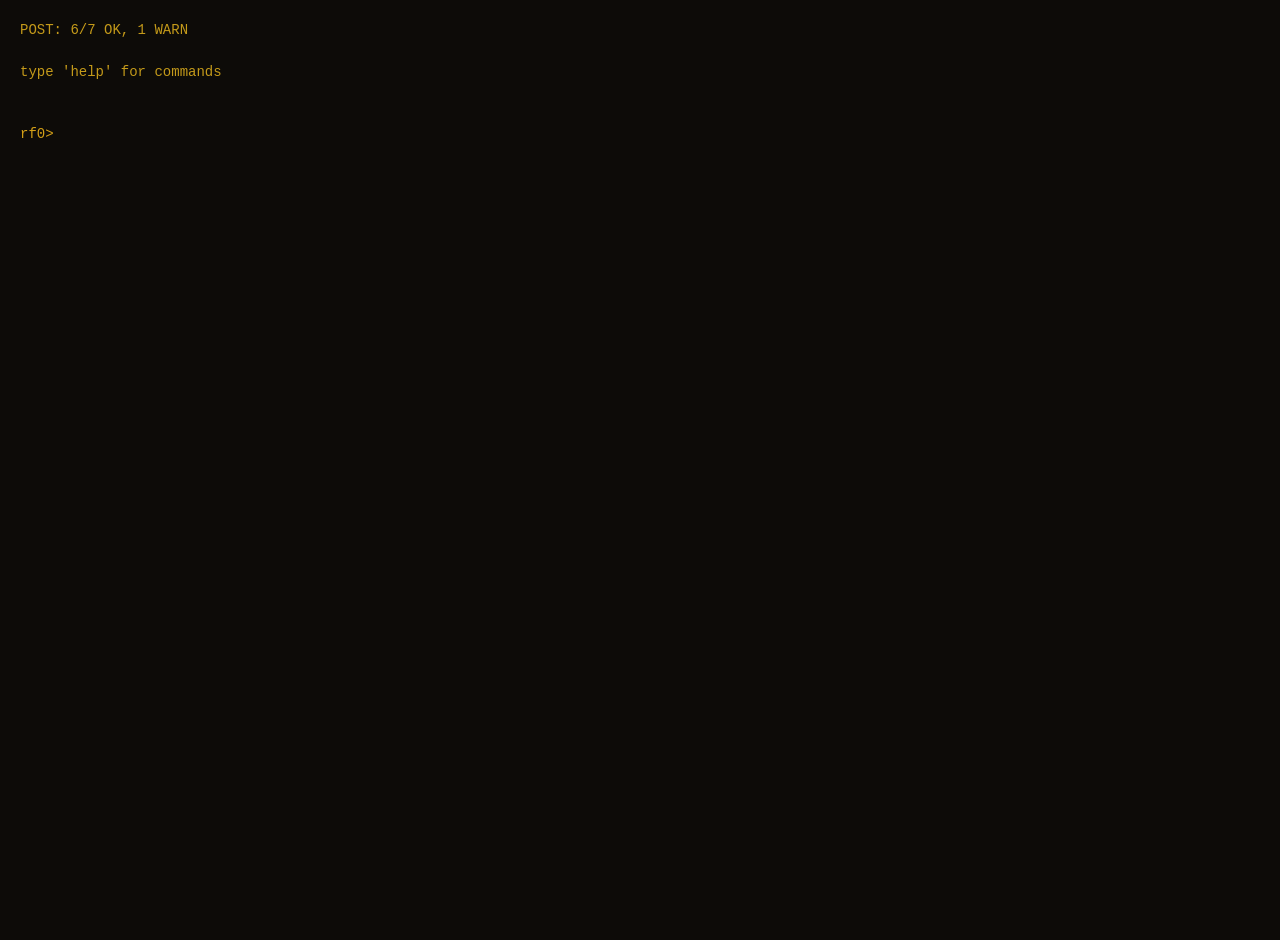
<file: index.html>
<!DOCTYPE html>
<html lang="en">
<head>
    <meta charset="UTF-8">
    <meta name="viewport" content="width=device-width, initial-scale=1.0, maximum-scale=1.0, user-scalable=no">
    <meta name="description" content="GregOS 2.0-dev — kernel 0.9.847-greg — audit: 3 anomalies flagged, no resolution on file">
    <title>GregOS</title>
    <!-- curl gregoryalan.com/status -->

    <!-- OpenGraph -->
    <meta property="og:title" content="GregOS 2.0-dev">
    <meta property="og:description" content="GregOS 2.0-dev — kernel 0.9.847-greg — audit: 3 anomalies flagged, no resolution on file">
    <meta property="og:type" content="website">
    <meta property="og:url" content="https://gregoryalan.com">
    <meta property="og:site_name" content="GregOS">

    <!-- Twitter Card -->
    <meta name="twitter:card" content="summary">
    <meta name="twitter:title" content="GregOS 2.0-dev">
    <meta name="twitter:description" content="GregOS 2.0-dev — kernel 0.9.847-greg — audit: 3 anomalies flagged, no resolution on file">

    <!-- Structured Data -->
    <script type="application/ld+json">
    {
        "@context": "https://schema.org",
        "@type": "SoftwareApplication",
        "name": "GregOS",
        "applicationCategory": "OperatingSystem",
        "operatingSystem": "GregOS 2.0-dev",
        "softwareVersion": "0.9.847-greg",
        "author": {
            "@type": "Organization",
            "name": "Gregory Alan Computing, Inc.",
            "foundingDate": "1987"
        },
        "description": "Unix-derivative operating system. Kernel 0.9.847-greg. Online since 2025-10-15. System audit flagged 3 anomalies — no resolution on file.",
        "url": "https://gregoryalan.com"
    }
    </script>

    <link rel="alternate" type="text/plain" href="https://gregoryalan.com/llms.txt" title="System Analysis">
    <link rel="alternate" type="application/json" href="https://gregoryalan.com/status.json" title="System Status">
    <link rel="stylesheet" href="styles.css">
</head>
<body>
<noscript>
<article>
    <h1>GregOS 2.0-dev</h1>
    <p>Kernel 0.9.847-greg | Hostname: gregoryalan.com | Uptime: since 2025-10-15</p>
    <p>audit: 3 anomalies flagged — no resolution on file</p>
    <ul>
        <li>rf0: rx buffer not consumed since boot</li>
        <li>PID 0: fork() from swapper — illegal in user context</li>
        <li>gregd: 4 daemons active, no change request on file</li>
    </ul>
    <h2>Filesystem</h2>
    <ul>
        <li><a href="https://gregoryalan.com/var/log/">/var/log/</a> — System logs</li>
        <li><a href="https://gregoryalan.com/proc/">/proc/</a> — Process and kernel state</li>
        <li><a href="https://gregoryalan.com/dev/rf0">/dev/rf0</a> — Device status</li>
        <li><a href="https://gregoryalan.com/etc/">/etc/</a> — System configuration</li>
        <li><a href="https://gregoryalan.com/home/">/home/</a> — User directories</li>
        <li><a href="https://gregoryalan.com/rom/">/rom/</a> — ROM firmware</li>
    </ul>
    <p><a href="https://gregoryalan.com/llms.txt">System analysis</a> |
       <a href="https://gregoryalan.com/status">Status</a></p>
    <p>Interactive terminal requires JavaScript.</p>
</article>
</noscript>
<div id="boot-screen"></div>
<div class="terminal" id="terminal" style="display: none">
    <div id="motd"></div>

    <div id="output"></div>

    <div class="input-line">
        <span class="prompt" id="prompt">guest@gregoryalan.com:~$</span>
        <textarea id="input" autocomplete="off" autofocus spellcheck="false" rows="1"></textarea>
    </div>
</div>

<script src="js/glitch.js"></script>
<script src="js/events.js"></script>
<script src="js/argparse.js"></script>
<script src="js/kernel.js"></script>
<script src="js/shell.js"></script>
<script src="js/manifest-loader.js"></script>
<script src="js/terminal.js"></script>
<script src="js/ambient.js"></script>
<script src="js/cmd/core.js"></script>
<script src="js/cmd/unix.js"></script>
<script src="js/cmd/bin-tools.js"></script>
<script src="js/cmd/v2.js"></script>
<script src="drivers/the-signal.js"></script>
<script src="drivers/greg-corp.js"></script>
<script src="content/computed-seeds.js"></script>
<script src="js/versions.js"></script>
<script>
// Boot init — prefetch manifests, apply version, render MOTD, then boot or restore
(async function boot() {
    // Pre-fetch all content manifests in parallel
    await ManifestLoader.prefetch(MANIFEST_URLS);

    const currentVersion = Kernel.driver.getVersion();
    applyVersion(currentVersion);
    renderMOTD();
    Terminal.updatePrompt();
    Terminal.init();

    for (const drv of Object.values(Kernel.driver._registry)) {
        if (drv.restore) drv.restore(Kernel.driver);
    }
    Ambient.start();

    Terminal.el.input.disabled = true;

    if (Kernel.session.get('bootDone')) {
        Terminal.el.bootScreen.style.display = 'none';
        Terminal.el.terminal.style.display = '';
        Terminal.el.input.disabled = false;
        Terminal.el.input.focus();
    } else {
        Terminal.runBootSequence().then(() => {
            Terminal.el.input.disabled = false;
            Terminal.el.input.focus();
        });
    }
})();
</script>
</body>
</html>
</file>
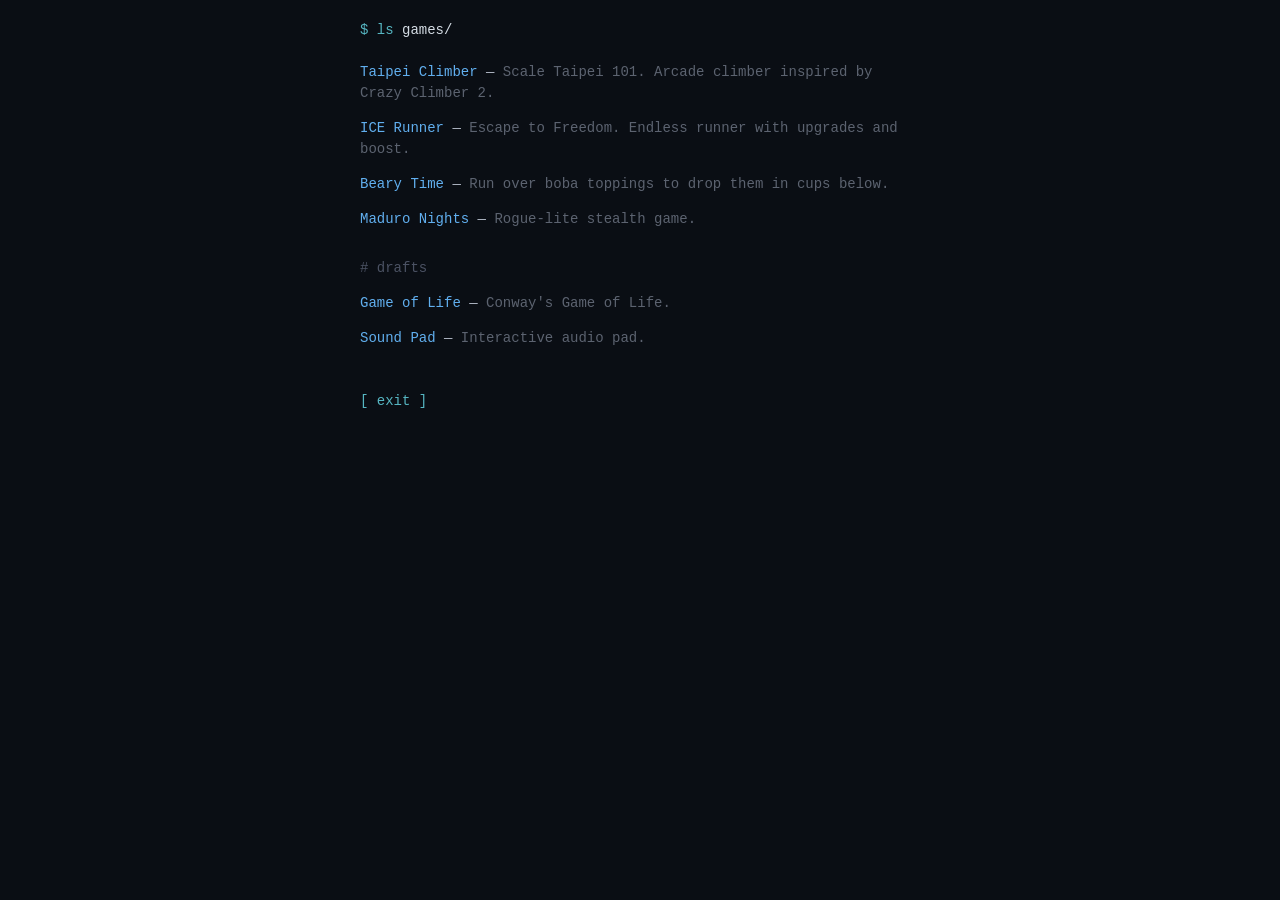
<file: games/index.html>
<!DOCTYPE html>
<html lang="en">
<head>
  <meta charset="UTF-8">
  <meta name="viewport" content="width=device-width, initial-scale=1.0">
  <title>Games — GregoryAlan.com</title>
  <style>
    * { margin: 0; padding: 0; box-sizing: border-box; }
    body { background: #0a0e14; color: #abb2bf; font-family: 'Courier New', monospace; padding: 20px; max-width: 600px; margin: 0 auto; font-size: 14px; line-height: 1.5; }
    h1 { color: #d4dce4; font-size: 14px; font-weight: normal; margin-bottom: 1.5em; }
    h1::before { content: "$ ls "; color: #56b6c2; }
    h2 { color: #4b5263; font-size: 14px; font-weight: normal; margin: 2em 0 1em; }
    h2::before { content: "# "; }
    ul { list-style: none; }
    li { margin-bottom: 1em; }
    a { color: #61afef; text-decoration: none; }
    a:hover { color: #d4dce4; }
    .desc { color: #5c6370; }
  </style>
</head>
<body>
  <h1>games/</h1>
  <ul>
    <li><a href="taipei-climber.html">Taipei Climber</a> — <span class="desc">Scale Taipei 101. Arcade climber inspired by Crazy Climber 2.</span></li>
    <li><a href="ice-runner.html">ICE Runner</a> — <span class="desc">Escape to Freedom. Endless runner with upgrades and boost.</span></li>
    <li><a href="beary-time.html">Beary Time</a> — <span class="desc">Run over boba toppings to drop them in cups below.</span></li>
    <li><a href="maduro-nights.html">Maduro Nights</a> — <span class="desc">Rogue-lite stealth game.</span></li>
  </ul>
  <h2>drafts</h2>
  <ul>
    <li><a href="/drafts/game-of-life.html">Game of Life</a> — <span class="desc">Conway's Game of Life.</span></li>
    <li><a href="/drafts/sound-pad.html">Sound Pad</a> — <span class="desc">Interactive audio pad.</span></li>
  </ul>
  <p style="margin-top:3em;"><a href="/" style="color:#56b6c2;">[ exit ]</a></p>
</body>
</html>
</file>
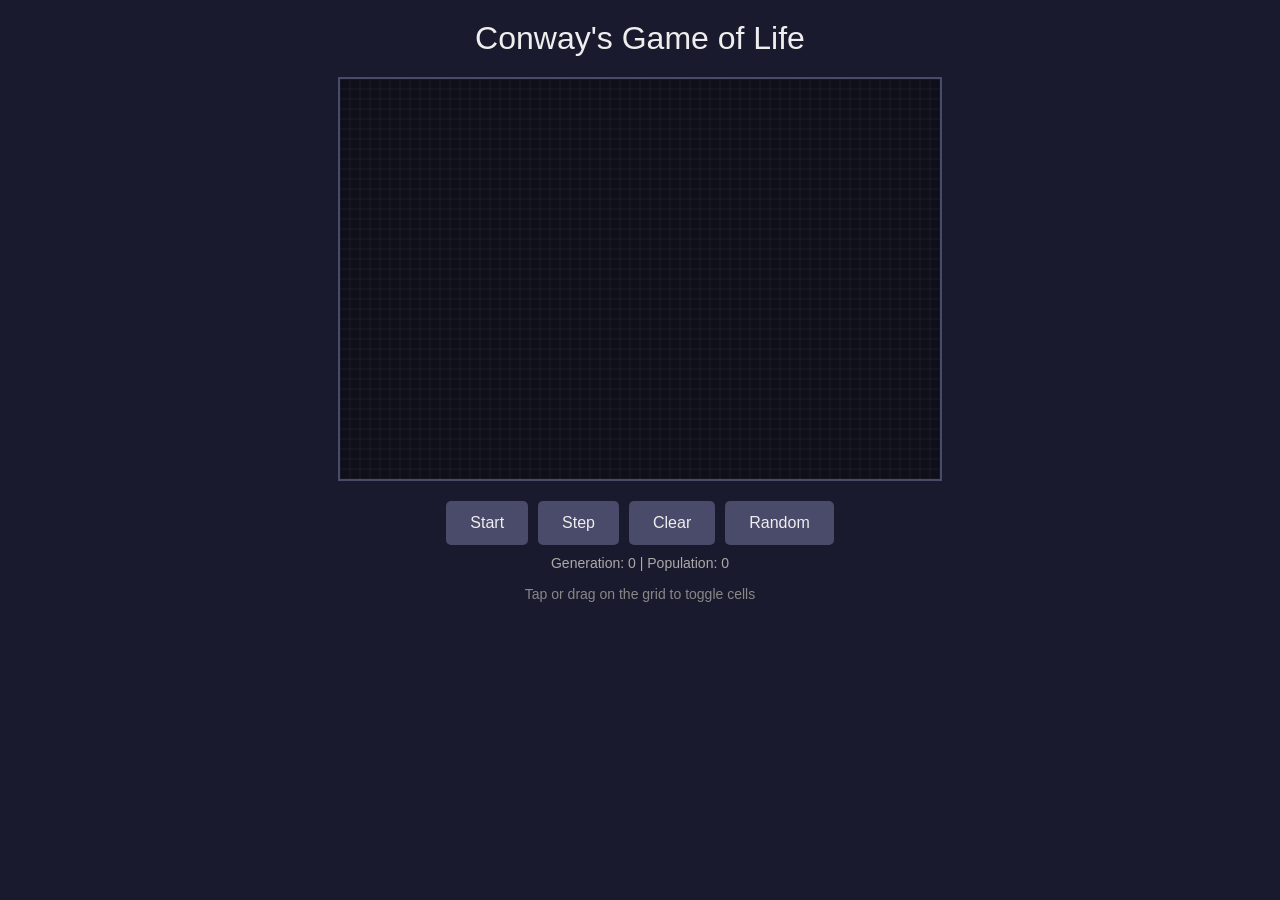
<file: drafts/game-of-life.html>
<!DOCTYPE html>
<html lang="en">
<head>
  <meta charset="UTF-8">
  <meta name="viewport" content="width=device-width, initial-scale=1.0, user-scalable=no">
  <title>Game of Life</title>
  <style>
    * {
      margin: 0;
      padding: 0;
      box-sizing: border-box;
    }

    body {
      font-family: -apple-system, BlinkMacSystemFont, 'Segoe UI', Roboto, sans-serif;
      background: #1a1a2e;
      color: #eee;
      min-height: 100vh;
      display: flex;
      flex-direction: column;
      align-items: center;
      padding: 20px;
    }

    h1 {
      margin-bottom: 20px;
      font-weight: 300;
    }

    #canvas {
      border: 2px solid #4a4a6a;
      cursor: crosshair;
      background: #0f0f1a;
      max-width: 100%;
      touch-action: none;
    }

    .controls {
      margin-top: 20px;
      display: flex;
      gap: 10px;
      flex-wrap: wrap;
      justify-content: center;
    }

    button {
      padding: 12px 24px;
      font-size: 16px;
      min-height: 44px;
      border: none;
      border-radius: 5px;
      cursor: pointer;
      background: #4a4a6a;
      color: #eee;
      transition: background 0.2s;
    }

    button:hover {
      background: #6a6a8a;
    }

    button.active {
      background: #e94560;
    }

    .info {
      margin-top: 15px;
      font-size: 14px;
      color: #888;
    }

    .stats {
      margin-top: 10px;
      font-size: 14px;
      color: #aaa;
    }
  </style>
</head>
<body>
  <h1>Conway's Game of Life</h1>
  <canvas id="canvas"></canvas>
  <div class="controls">
    <button id="startStop">Start</button>
    <button id="step">Step</button>
    <button id="clear">Clear</button>
    <button id="random">Random</button>
  </div>
  <div class="stats">
    Generation: <span id="generation">0</span> |
    Population: <span id="population">0</span>
  </div>
  <div class="info">Tap or drag on the grid to toggle cells</div>

  <script>
    const canvas = document.getElementById('canvas');
    const ctx = canvas.getContext('2d');

    // Configuration - responsive sizing
    const MAX_WIDTH = 600;
    const TARGET_COLS = 60;
    const CELL_SIZE = Math.max(8, Math.floor(Math.min(window.innerWidth - 44, MAX_WIDTH) / TARGET_COLS));
    const COLS = Math.floor(Math.min(window.innerWidth - 44, MAX_WIDTH) / CELL_SIZE);
    const ROWS = Math.floor(COLS * 0.67);
    const ALIVE_COLOR = '#e94560';
    const DEAD_COLOR = '#0f0f1a';
    const GRID_COLOR = '#2a2a3a';

    // State
    let grid = createGrid();
    let running = false;
    let generation = 0;
    let animationId = null;
    let lastUpdate = 0;
    const UPDATE_INTERVAL = 100; // ms between generations

    // Set canvas size
    canvas.width = COLS * CELL_SIZE;
    canvas.height = ROWS * CELL_SIZE;

    // Create empty grid
    function createGrid() {
      return Array(ROWS).fill(null).map(() => Array(COLS).fill(false));
    }

    // Count live neighbors (with wrapping)
    function countNeighbors(grid, row, col) {
      let count = 0;
      for (let dr = -1; dr <= 1; dr++) {
        for (let dc = -1; dc <= 1; dc++) {
          if (dr === 0 && dc === 0) continue;
          const r = (row + dr + ROWS) % ROWS;
          const c = (col + dc + COLS) % COLS;
          if (grid[r][c]) count++;
        }
      }
      return count;
    }

    // Compute next generation
    function nextGeneration() {
      const newGrid = createGrid();
      for (let row = 0; row < ROWS; row++) {
        for (let col = 0; col < COLS; col++) {
          const neighbors = countNeighbors(grid, row, col);
          const alive = grid[row][col];
          // Rules: survive with 2-3 neighbors, born with exactly 3
          newGrid[row][col] = alive
            ? (neighbors === 2 || neighbors === 3)
            : (neighbors === 3);
        }
      }
      grid = newGrid;
      generation++;
      updateStats();
    }

    // Draw the grid
    function draw() {
      ctx.fillStyle = DEAD_COLOR;
      ctx.fillRect(0, 0, canvas.width, canvas.height);

      // Draw grid lines
      ctx.strokeStyle = GRID_COLOR;
      ctx.lineWidth = 0.5;
      for (let x = 0; x <= canvas.width; x += CELL_SIZE) {
        ctx.beginPath();
        ctx.moveTo(x, 0);
        ctx.lineTo(x, canvas.height);
        ctx.stroke();
      }
      for (let y = 0; y <= canvas.height; y += CELL_SIZE) {
        ctx.beginPath();
        ctx.moveTo(0, y);
        ctx.lineTo(canvas.width, y);
        ctx.stroke();
      }

      // Draw live cells
      ctx.fillStyle = ALIVE_COLOR;
      for (let row = 0; row < ROWS; row++) {
        for (let col = 0; col < COLS; col++) {
          if (grid[row][col]) {
            ctx.fillRect(
              col * CELL_SIZE + 1,
              row * CELL_SIZE + 1,
              CELL_SIZE - 2,
              CELL_SIZE - 2
            );
          }
        }
      }
    }

    // Animation loop
    function animate(timestamp) {
      if (running) {
        if (timestamp - lastUpdate >= UPDATE_INTERVAL) {
          nextGeneration();
          draw();
          lastUpdate = timestamp;
        }
        animationId = requestAnimationFrame(animate);
      }
    }

    // Update statistics display
    function updateStats() {
      document.getElementById('generation').textContent = generation;
      const population = grid.flat().filter(cell => cell).length;
      document.getElementById('population').textContent = population;
    }

    // Toggle cell at position
    function toggleCell(x, y) {
      const col = Math.floor(x / CELL_SIZE);
      const row = Math.floor(y / CELL_SIZE);
      if (row >= 0 && row < ROWS && col >= 0 && col < COLS) {
        grid[row][col] = !grid[row][col];
        draw();
        updateStats();
      }
    }

    // Set cell alive at position (for dragging)
    function setCell(x, y, alive) {
      const col = Math.floor(x / CELL_SIZE);
      const row = Math.floor(y / CELL_SIZE);
      if (row >= 0 && row < ROWS && col >= 0 && col < COLS) {
        grid[row][col] = alive;
        draw();
        updateStats();
      }
    }

    // Mouse handling
    let isDrawing = false;
    let drawMode = true; // true = draw alive, false = erase

    canvas.addEventListener('mousedown', (e) => {
      const rect = canvas.getBoundingClientRect();
      const x = e.clientX - rect.left;
      const y = e.clientY - rect.top;
      const col = Math.floor(x / CELL_SIZE);
      const row = Math.floor(y / CELL_SIZE);

      isDrawing = true;
      drawMode = !grid[row][col]; // If cell is dead, draw; if alive, erase
      setCell(x, y, drawMode);
    });

    canvas.addEventListener('mousemove', (e) => {
      if (!isDrawing) return;
      const rect = canvas.getBoundingClientRect();
      const x = e.clientX - rect.left;
      const y = e.clientY - rect.top;
      setCell(x, y, drawMode);
    });

    canvas.addEventListener('mouseup', () => {
      isDrawing = false;
    });

    canvas.addEventListener('mouseleave', () => {
      isDrawing = false;
    });

    // Touch handling for mobile
    canvas.addEventListener('touchstart', (e) => {
      e.preventDefault();
      const touch = e.touches[0];
      const rect = canvas.getBoundingClientRect();
      const scaleX = canvas.width / rect.width;
      const scaleY = canvas.height / rect.height;
      const x = (touch.clientX - rect.left) * scaleX;
      const y = (touch.clientY - rect.top) * scaleY;
      const col = Math.floor(x / CELL_SIZE);
      const row = Math.floor(y / CELL_SIZE);
      isDrawing = true;
      drawMode = !grid[row]?.[col];
      setCell(x, y, drawMode);
    }, {passive: false});

    canvas.addEventListener('touchmove', (e) => {
      e.preventDefault();
      if (!isDrawing) return;
      const touch = e.touches[0];
      const rect = canvas.getBoundingClientRect();
      const scaleX = canvas.width / rect.width;
      const scaleY = canvas.height / rect.height;
      const x = (touch.clientX - rect.left) * scaleX;
      const y = (touch.clientY - rect.top) * scaleY;
      setCell(x, y, drawMode);
    }, {passive: false});

    canvas.addEventListener('touchend', () => {
      isDrawing = false;
    });

    // Button handlers
    document.getElementById('startStop').addEventListener('click', function() {
      running = !running;
      this.textContent = running ? 'Pause' : 'Start';
      this.classList.toggle('active', running);
      if (running) {
        lastUpdate = performance.now();
        animationId = requestAnimationFrame(animate);
      }
    });

    document.getElementById('step').addEventListener('click', () => {
      if (!running) {
        nextGeneration();
        draw();
      }
    });

    document.getElementById('clear').addEventListener('click', () => {
      grid = createGrid();
      generation = 0;
      draw();
      updateStats();
    });

    document.getElementById('random').addEventListener('click', () => {
      grid = Array(ROWS).fill(null).map(() =>
        Array(COLS).fill(null).map(() => Math.random() < 0.3)
      );
      generation = 0;
      draw();
      updateStats();
    });

    // Initial draw
    draw();
    updateStats();
  </script>
</body>
</html>
</file>
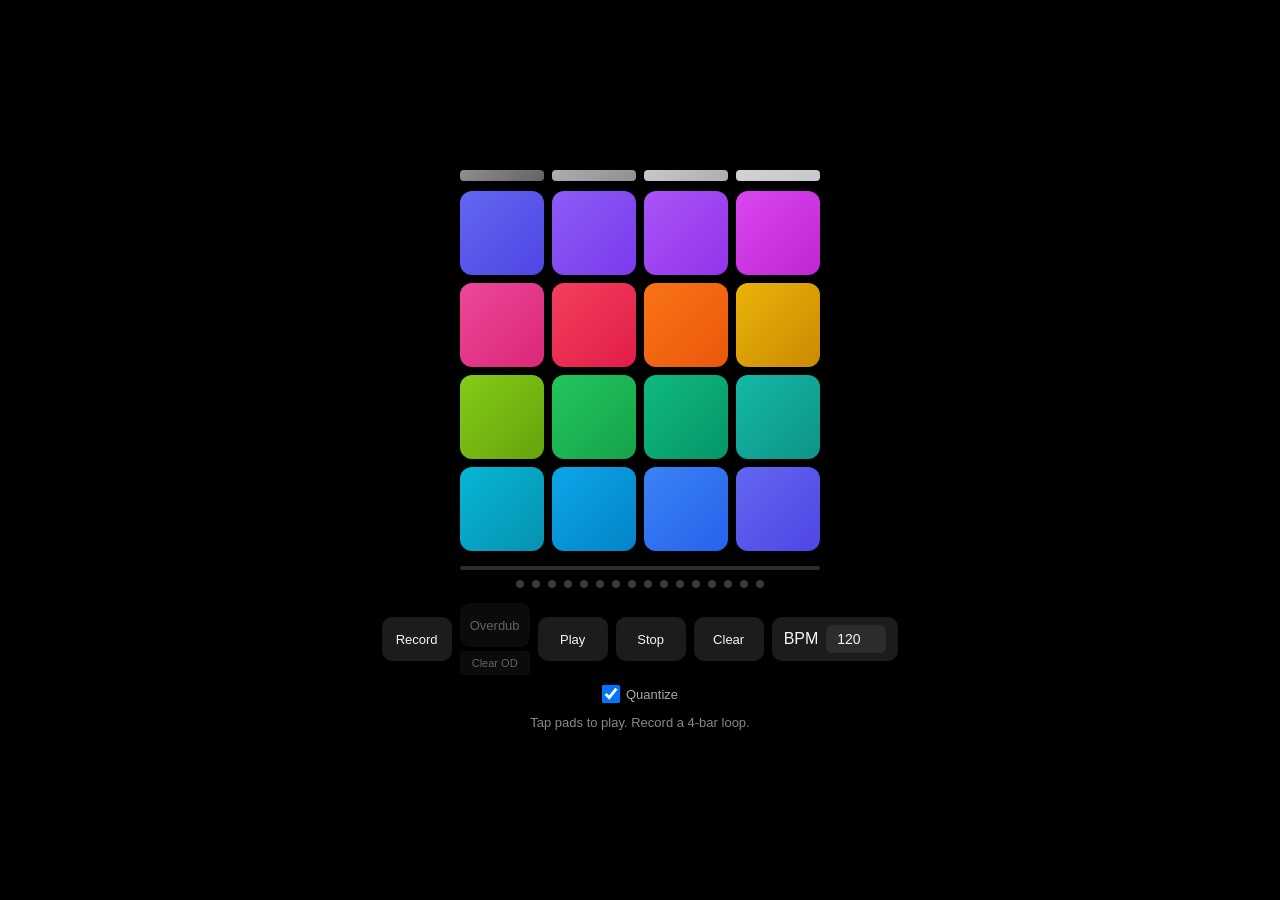
<file: drafts/sound-pad.html>
<!DOCTYPE html>
<html lang="en">
<head>
  <meta charset="UTF-8">
  <meta name="viewport" content="width=device-width, initial-scale=1.0, user-scalable=no">
  <title>Sound Pad</title>
  <style>
    * {
      margin: 0;
      padding: 0;
      box-sizing: border-box;
    }

    body {
      font-family: -apple-system, BlinkMacSystemFont, 'SF Pro Display', 'Segoe UI', Roboto, sans-serif;
      background: #000000;
      color: #f5f5f7;
      min-height: 100vh;
      min-height: 100dvh;
      display: flex;
      flex-direction: column;
      align-items: center;
      justify-content: center;
      padding: 20px;
      overflow: hidden;
    }

    h1 {
      margin-bottom: 15px;
      font-weight: 300;
      font-size: clamp(1.5rem, 5vw, 2rem);
    }

    .grid {
      display: grid;
      grid-template-columns: repeat(4, 1fr);
      gap: 8px;
      width: min(90vw, 70vh, 360px);
      aspect-ratio: 1;
      touch-action: none;
    }

    .pad {
      border-radius: 12px;
      cursor: pointer;
      transition: transform 0.05s, filter 0.05s;
      min-height: 44px;
      position: relative;
      overflow: hidden;
    }

    .pad::after {
      content: '';
      position: absolute;
      inset: 0;
      background: rgba(255,255,255,0);
      transition: background 0.1s;
    }

    .pad.active {
      transform: scale(0.95);
      filter: brightness(1.3);
    }

    .pad.active::after {
      background: rgba(255,255,255,0.2);
    }

    button {
      padding: 10px 0;
      font-size: 13px;
      font-weight: 500;
      height: 44px;
      width: 70px;
      min-height: 44px;
      max-height: 44px;
      min-width: 70px;
      max-width: 70px;
      border: none;
      border-radius: 10px;
      cursor: pointer;
      background: #1c1c1e;
      color: #f5f5f7;
      transition: all 0.2s ease;
      flex-shrink: 0;
      flex-grow: 0;
      box-sizing: border-box;
      -webkit-appearance: none;
      appearance: none;
    }

    button:hover { background: #2c2c2e; }
    button:active { background: #3a3a3c; }
    button.active { background: #0a84ff; color: #fff; }
    button:disabled { opacity: 0.4; cursor: default; }
    button:focus { outline: none; }

    .controls {
      display: flex;
      gap: 8px;
      flex-wrap: wrap;
      justify-content: center;
      align-items: center;
      margin-top: 15px;
    }

    .overdub-group {
      display: flex;
      flex-direction: column;
      gap: 4px;
      align-items: center;
    }

    #clearOd {
      height: 24px;
      min-height: 24px;
      max-height: 24px;
      width: 70px;
      min-width: 70px;
      max-width: 70px;
      padding: 0;
      font-size: 11px;
      border-radius: 4px;
    }

    .drum-row {
      display: flex;
      gap: 8px;
      margin-bottom: 10px;
      width: min(90vw, 70vh, 360px);
      justify-content: center;
    }

    .drum-btn {
      flex: 1;
      height: 11px;
      min-height: 11px;
      max-height: 11px;
      width: auto;
      min-width: 0;
      max-width: none;
      padding: 0;
      font-size: 0;
      border-radius: 4px;
      transition: transform 0.05s, filter 0.05s;
    }

    .drum-btn.active {
      transform: scale(0.95);
      filter: brightness(1.3);
    }

    /* Rhythm buttons - warm metallic tones */
    #kick { background: linear-gradient(135deg, #8e8e93, #636366); }
    #hihat { background: linear-gradient(135deg, #aeaeb2, #8e8e93); }
    #snare { background: linear-gradient(135deg, #c7c7cc, #aeaeb2); }
    #crash { background: linear-gradient(135deg, #d1d1d6, #c7c7cc); }

    .bpm-control {
      display: flex;
      align-items: center;
      gap: 8px;
      background: #1c1c1e;
      padding: 8px 12px;
      border-radius: 10px;
    }

    .bpm-control input {
      width: 60px;
      padding: 6px;
      border: none;
      border-radius: 6px;
      background: #2c2c2e;
      color: #f5f5f7;
      font-size: 14px;
      text-align: center;
    }

    .progress-bar {
      width: min(90vw, 70vh, 360px);
      height: 4px;
      background: #2c2c2e;
      border-radius: 2px;
      margin-top: 15px;
      overflow: hidden;
    }

    .progress-fill {
      height: 100%;
      background: linear-gradient(90deg, #0a84ff, #5e5ce6);
      width: 0%;
      transition: width 0.05s linear;
    }

    .beat-dots {
      display: flex;
      gap: 8px;
      margin-top: 10px;
    }

    .beat-dot {
      width: 8px;
      height: 8px;
      border-radius: 50%;
      background: #3a3a3c;
      transition: background 0.15s ease;
    }

    .beat-dot.active {
      background: #0a84ff;
    }

    .info {
      margin-top: 12px;
      font-size: 13px;
      color: #888;
      text-align: center;
    }

    .toggle-row {
      display: flex;
      gap: 15px;
      margin-top: 10px;
    }

    .toggle-row label {
      display: flex;
      align-items: center;
      gap: 6px;
      font-size: 13px;
      color: #aaa;
      cursor: pointer;
    }

    .toggle-row input[type="checkbox"] {
      width: 18px;
      height: 18px;
      cursor: pointer;
    }

    /* Pad colors - modern vibrant scheme */
    .pad:nth-child(1)  { background: linear-gradient(135deg, #6366f1, #4f46e5); }
    .pad:nth-child(2)  { background: linear-gradient(135deg, #8b5cf6, #7c3aed); }
    .pad:nth-child(3)  { background: linear-gradient(135deg, #a855f7, #9333ea); }
    .pad:nth-child(4)  { background: linear-gradient(135deg, #d946ef, #c026d3); }
    .pad:nth-child(5)  { background: linear-gradient(135deg, #ec4899, #db2777); }
    .pad:nth-child(6)  { background: linear-gradient(135deg, #f43f5e, #e11d48); }
    .pad:nth-child(7)  { background: linear-gradient(135deg, #f97316, #ea580c); }
    .pad:nth-child(8)  { background: linear-gradient(135deg, #eab308, #ca8a04); }
    .pad:nth-child(9)  { background: linear-gradient(135deg, #84cc16, #65a30d); }
    .pad:nth-child(10) { background: linear-gradient(135deg, #22c55e, #16a34a); }
    .pad:nth-child(11) { background: linear-gradient(135deg, #10b981, #059669); }
    .pad:nth-child(12) { background: linear-gradient(135deg, #14b8a6, #0d9488); }
    .pad:nth-child(13) { background: linear-gradient(135deg, #06b6d4, #0891b2); }
    .pad:nth-child(14) { background: linear-gradient(135deg, #0ea5e9, #0284c7); }
    .pad:nth-child(15) { background: linear-gradient(135deg, #3b82f6, #2563eb); }
    .pad:nth-child(16) { background: linear-gradient(135deg, #6366f1, #4f46e5); }
  </style>
</head>
<body>
  <div class="drum-row" id="drumRow">
    <button class="drum-btn" id="kick"></button>
    <button class="drum-btn" id="hihat"></button>
    <button class="drum-btn" id="snare"></button>
    <button class="drum-btn" id="crash"></button>
  </div>
  <div class="grid" id="grid"></div>
  <div class="progress-bar"><div class="progress-fill" id="progress"></div></div>
  <div class="beat-dots" id="beats"></div>
  <div class="controls">
    <button id="record">Record</button>
    <div class="overdub-group">
      <button id="overdub">Overdub</button>
      <button id="clearOd">Clear OD</button>
    </div>
    <button id="play">Play</button>
    <button id="stop">Stop</button>
    <button id="clear">Clear</button>
    <div class="bpm-control">
      <span>BPM</span>
      <input type="number" id="bpm" value="120" min="60" max="200">
    </div>
  </div>
  <div class="toggle-row">
    <label><input type="checkbox" id="quantize" checked> Quantize</label>
  </div>
  <div class="info" id="info">Tap pads to play. Record a 4-bar loop.</div>

  <script>
    // Audio
    let audioCtx = null;
    const frequencies = [
      261.63, 293.66, 329.63, 392.00,
      440.00, 523.25, 587.33, 659.25,
      783.99, 880.00, 1046.50, 1174.66,
      1318.51, 1567.98, 1760.00, 2093.00
    ];
    const activeOscillators = new Map();

    function initAudio() {
      if (!audioCtx) audioCtx = new (window.AudioContext || window.webkitAudioContext)();
      if (audioCtx.state === 'suspended') audioCtx.resume();
    }

    function playTone(index, duration = null) {
      initAudio();
      const osc = audioCtx.createOscillator();
      const gain = audioCtx.createGain();
      osc.type = 'sine';
      osc.frequency.value = frequencies[index];

      const now = audioCtx.currentTime;
      const attackTime = 0.01;
      const releaseTime = 0.08;

      gain.gain.setValueAtTime(0, now);
      gain.gain.linearRampToValueAtTime(0.25, now + attackTime);

      if (duration) {
        const releaseStart = now + Math.max(duration - releaseTime, attackTime);
        gain.gain.setValueAtTime(0.25, releaseStart);
        gain.gain.linearRampToValueAtTime(0, releaseStart + releaseTime);
        osc.stop(releaseStart + releaseTime);
      }

      osc.connect(gain);
      gain.connect(audioCtx.destination);
      osc.start();

      if (!duration) activeOscillators.set(index, { osc, gain });
      return { osc, gain };
    }

    function stopTone(index) {
      const active = activeOscillators.get(index);
      if (active) {
        active.gain.gain.linearRampToValueAtTime(0, audioCtx.currentTime + 0.1);
        active.osc.stop(audioCtx.currentTime + 0.1);
        activeOscillators.delete(index);
      }
    }

    // Drum synthesis functions
    function playKick() {
      initAudio();
      const now = audioCtx.currentTime;

      // Kick uses a sine wave with rapid pitch drop
      const osc = audioCtx.createOscillator();
      const gain = audioCtx.createGain();
      osc.type = 'sine';
      osc.frequency.setValueAtTime(150, now);
      osc.frequency.exponentialRampToValueAtTime(40, now + 0.1);

      gain.gain.setValueAtTime(1, now);
      gain.gain.exponentialRampToValueAtTime(0.01, now + 0.3);

      osc.connect(gain);
      gain.connect(audioCtx.destination);
      osc.start(now);
      osc.stop(now + 0.3);
    }

    function playHihat() {
      initAudio();
      const now = audioCtx.currentTime;

      // Hi-hat uses filtered noise (multiple high-freq oscillators)
      const fundamental = 40;
      const ratios = [2, 3, 4.16, 5.43, 6.79, 8.21];

      const gainNode = audioCtx.createGain();
      gainNode.gain.setValueAtTime(0.3, now);
      gainNode.gain.exponentialRampToValueAtTime(0.01, now + 0.08);
      gainNode.connect(audioCtx.destination);

      // Bandpass filter for metallic sound
      const filter = audioCtx.createBiquadFilter();
      filter.type = 'highpass';
      filter.frequency.value = 7000;
      filter.connect(gainNode);

      ratios.forEach(ratio => {
        const osc = audioCtx.createOscillator();
        osc.type = 'square';
        osc.frequency.value = fundamental * ratio;
        osc.connect(filter);
        osc.start(now);
        osc.stop(now + 0.08);
      });
    }

    function playSnare() {
      initAudio();
      const now = audioCtx.currentTime;

      // Snare body (triangle wave with pitch drop)
      const bodyOsc = audioCtx.createOscillator();
      const bodyGain = audioCtx.createGain();
      bodyOsc.type = 'triangle';
      bodyOsc.frequency.setValueAtTime(180, now);
      bodyOsc.frequency.exponentialRampToValueAtTime(80, now + 0.1);
      bodyGain.gain.setValueAtTime(0.7, now);
      bodyGain.gain.exponentialRampToValueAtTime(0.01, now + 0.15);
      bodyOsc.connect(bodyGain);
      bodyGain.connect(audioCtx.destination);
      bodyOsc.start(now);
      bodyOsc.stop(now + 0.15);

      // Snare noise (white noise burst)
      const bufferSize = audioCtx.sampleRate * 0.15;
      const buffer = audioCtx.createBuffer(1, bufferSize, audioCtx.sampleRate);
      const data = buffer.getChannelData(0);
      for (let i = 0; i < bufferSize; i++) {
        data[i] = Math.random() * 2 - 1;
      }

      const noise = audioCtx.createBufferSource();
      noise.buffer = buffer;

      const noiseFilter = audioCtx.createBiquadFilter();
      noiseFilter.type = 'highpass';
      noiseFilter.frequency.value = 1000;

      const noiseGain = audioCtx.createGain();
      noiseGain.gain.setValueAtTime(0.5, now);
      noiseGain.gain.exponentialRampToValueAtTime(0.01, now + 0.15);

      noise.connect(noiseFilter);
      noiseFilter.connect(noiseGain);
      noiseGain.connect(audioCtx.destination);
      noise.start(now);
    }

    function playCrash() {
      initAudio();
      const now = audioCtx.currentTime;

      // Crash cymbal - multiple detuned oscillators with long decay
      const fundamental = 300;
      const ratios = [1, 1.47, 1.89, 2.67, 3.14, 4.15, 5.12];

      const gainNode = audioCtx.createGain();
      gainNode.gain.setValueAtTime(0.4, now);
      gainNode.gain.exponentialRampToValueAtTime(0.01, now + 1.0);
      gainNode.connect(audioCtx.destination);

      const filter = audioCtx.createBiquadFilter();
      filter.type = 'highpass';
      filter.frequency.value = 4000;
      filter.connect(gainNode);

      ratios.forEach(ratio => {
        const osc = audioCtx.createOscillator();
        osc.type = 'square';
        osc.frequency.value = fundamental * ratio;
        osc.connect(filter);
        osc.start(now);
        osc.stop(now + 1.0);
      });
    }

    const drumFunctions = {
      kick: playKick,
      hihat: playHihat,
      snare: playSnare,
      crash: playCrash
    };

    // Grid setup
    const grid = document.getElementById('grid');
    for (let i = 0; i < 16; i++) {
      const pad = document.createElement('div');
      pad.className = 'pad';
      pad.dataset.index = i;
      grid.appendChild(pad);
    }

    // Beat dots (4 bars × 4 beats)
    const beatsContainer = document.getElementById('beats');
    for (let i = 0; i < 16; i++) {
      const dot = document.createElement('div');
      dot.className = 'beat-dot';
      beatsContainer.appendChild(dot);
    }

    // State
    let baseLayer = [];
    let overdubLayer = [];
    let isRecording = false;
    let isOverdubbing = false;
    let isPlaying = false;
    let isCountingIn = false;
    let loopStart = 0;
    let loopLength = 0;
    let playbackTimeouts = [];
    let animationFrame = null;
    let countInTimeouts = [];

    const bpmInput = document.getElementById('bpm');
    const quantizeCheck = document.getElementById('quantize');
    const progressFill = document.getElementById('progress');
    const recordBtn = document.getElementById('record');
    const overdubBtn = document.getElementById('overdub');
    const clearOdBtn = document.getElementById('clearOd');
    const playBtn = document.getElementById('play');
    const stopBtn = document.getElementById('stop');
    const clearBtn = document.getElementById('clear');
    const infoEl = document.getElementById('info');

    // Overdub controls are only available during playback
    overdubBtn.disabled = true;
    clearOdBtn.disabled = true;

    function getTotalHits() {
      return baseLayer.length + overdubLayer.length;
    }

    function updateInfo() {
      if (isCountingIn) {
        infoEl.textContent = 'Count-in...';
      } else if (isRecording) {
        infoEl.textContent = `Recording... (${baseLayer.length} hits)`;
      } else if (isOverdubbing) {
        infoEl.textContent = `Overdubbing... (${overdubLayer.length} new)`;
      } else if (isPlaying) {
        infoEl.textContent = `Playing ${getTotalHits()} hits`;
      } else if (getTotalHits() > 0) {
        infoEl.textContent = `${getTotalHits()} hits recorded. Press Play.`;
      } else {
        infoEl.textContent = 'Tap pads to play. Record a 4-bar loop.';
      }
    }

    function getBPM() { return parseInt(bpmInput.value) || 120; }
    function getLoopDuration() { return (60 / getBPM()) * 16 * 1000; } // 4 bars of 4 beats
    function getBeatDuration() { return (60 / getBPM()) * 1000; }

    function quantizeTime(t) {
      if (!quantizeCheck.checked) return t;
      const beatMs = getBeatDuration() / 4; // 16th note quantization
      return Math.round(t / beatMs) * beatMs;
    }

    // Track start times for recording duration
    const noteStartTimes = new Map();

    function recordNoteStart(index) {
      if (!isRecording && !isOverdubbing) return;
      const t = quantizeTime(Date.now() - loopStart);
      noteStartTimes.set(index, { t: t % getLoopDuration(), raw: Date.now() });
    }

    function recordNoteEnd(index) {
      if (!isRecording && !isOverdubbing) return;
      const startInfo = noteStartTimes.get(index);
      if (!startInfo) return;

      const duration = Math.max(50, Date.now() - startInfo.raw); // Min 50ms
      const note = { t: startInfo.t, pad: index, dur: duration };

      if (isRecording) {
        baseLayer.push(note);
      } else if (isOverdubbing) {
        overdubLayer.push(note);
      }

      noteStartTimes.delete(index);
      updateInfo();
    }

    // Play a click sound for count-in
    function playClick(accent = false) {
      initAudio();
      const osc = audioCtx.createOscillator();
      const gain = audioCtx.createGain();
      osc.type = 'sine';
      osc.frequency.value = accent ? 1000 : 800;
      gain.gain.setValueAtTime(0.3, audioCtx.currentTime);
      gain.gain.exponentialRampToValueAtTime(0.01, audioCtx.currentTime + 0.05);
      osc.connect(gain);
      gain.connect(audioCtx.destination);
      osc.start();
      osc.stop(audioCtx.currentTime + 0.05);
    }

    function startCountIn() {
      isCountingIn = true;
      recordBtn.classList.add('active');
      updateInfo();
      const beatMs = getBeatDuration();

      // Play 4 beats of count-in
      for (let i = 0; i < 4; i++) {
        const timeout = setTimeout(() => {
          playClick(i === 0); // First beat is accented (higher tone)
        }, i * beatMs);
        countInTimeouts.push(timeout);
      }

      // Start actual recording after 4 beats
      const startTimeout = setTimeout(() => {
        isCountingIn = false;
        actuallyStartRecording();
      }, 4 * beatMs);
      countInTimeouts.push(startTimeout);
    }

    function actuallyStartRecording() {
      baseLayer = [];
      overdubLayer = [];
      isRecording = true;
      loopStart = Date.now();
      loopLength = getLoopDuration();
      updateInfo();
      startProgressAnimation();

      // Auto-stop after one loop
      setTimeout(() => {
        if (isRecording) {
          stopRecording();
          startPlayback();
        }
      }, loopLength);
    }

    function stopRecording() {
      // Finalize any notes still being held
      for (const [index, startInfo] of noteStartTimes) {
        const duration = Math.max(50, Date.now() - startInfo.raw);
        baseLayer.push({ t: startInfo.t, pad: index, dur: duration });
      }
      noteStartTimes.clear();

      isRecording = false;
      isCountingIn = false;
      countInTimeouts.forEach(clearTimeout);
      countInTimeouts = [];
      recordBtn.classList.remove('active');
      updateInfo();
    }

    // Overdub function - starts immediately during playback
    function startOverdub() {
      if (baseLayer.length === 0 || !isPlaying) return;
      overdubLayer = []; // Clear previous overdub
      isOverdubbing = true;
      overdubBtn.classList.add('active');
      updateInfo();
      // Playback continues - no separate scheduling needed
    }

    function stopOverdub() {
      // Finalize any notes still being held
      for (const [index, startInfo] of noteStartTimes) {
        const duration = Math.max(50, Date.now() - startInfo.raw);
        overdubLayer.push({ t: startInfo.t, pad: index, dur: duration });
      }
      noteStartTimes.clear();

      isOverdubbing = false;
      overdubBtn.classList.remove('active');
      updateInfo();

      // Re-schedule playback to include new overdub notes
      if (isPlaying) {
        scheduleLoop();
      }
    }

    function startPlayback() {
      if (getTotalHits() === 0) return;
      isPlaying = true;
      playBtn.classList.add('active');
      overdubBtn.disabled = false; // Enable overdub when playing
      clearOdBtn.disabled = false; // Enable clear overdub when playing
      loopStart = Date.now();
      loopLength = getLoopDuration();
      updateInfo();
      scheduleLoop();
      startProgressAnimation();
    }

    function scheduleLoop() {
      // Clear previous timeouts before scheduling new ones
      playbackTimeouts.forEach(clearTimeout);
      playbackTimeouts = [];

      const now = Date.now();
      const loopTime = (now - loopStart) % loopLength;

      // Play both layers
      const allNotes = [...baseLayer, ...overdubLayer];
      allNotes.forEach((note) => {
        let delay = note.t - loopTime;
        if (delay < 0) delay += loopLength;
        const timeout = setTimeout(() => {
          if (isPlaying) {
            if (note.drum) {
              triggerDrum(note.drum);
            } else {
              triggerPad(note.pad, note.dur || 150);
            }
          }
        }, delay);
        playbackTimeouts.push(timeout);
      });

      // Schedule next loop
      const nextLoopDelay = loopLength - loopTime;
      const loopTimeout = setTimeout(() => {
        if (isPlaying) scheduleLoop();
      }, nextLoopDelay);
      playbackTimeouts.push(loopTimeout);
    }

    function stopPlayback() {
      isPlaying = false;
      playBtn.classList.remove('active');
      overdubBtn.disabled = true; // Disable overdub when not playing
      clearOdBtn.disabled = true; // Disable clear overdub when not playing
      playbackTimeouts.forEach(clearTimeout);
      playbackTimeouts = [];
      cancelAnimationFrame(animationFrame);
      progressFill.style.width = '0%';
      document.querySelectorAll('.beat-dot').forEach(d => d.classList.remove('active'));
      updateInfo();
    }

    function stopAll() {
      stopRecording();
      // Stop overdub first but skip rescheduling since we're stopping playback too
      if (isOverdubbing) {
        for (const [index, startInfo] of noteStartTimes) {
          const duration = Math.max(50, Date.now() - startInfo.raw);
          overdubLayer.push({ t: startInfo.t, pad: index, dur: duration });
        }
        noteStartTimes.clear();
        isOverdubbing = false;
        overdubBtn.classList.remove('active');
      }
      stopPlayback();
    }

    function clearRecording() {
      stopAll();
      baseLayer = [];
      overdubLayer = [];
      updateInfo();
    }

    function startProgressAnimation() {
      function animate() {
        if (!isRecording && !isPlaying && !isOverdubbing) return;
        const elapsed = (Date.now() - loopStart) % loopLength;
        const pct = (elapsed / loopLength) * 100;
        progressFill.style.width = pct + '%';

        // Update beat dots
        const beatIndex = Math.floor((elapsed / loopLength) * 16);
        document.querySelectorAll('.beat-dot').forEach((d, i) => {
          d.classList.toggle('active', i === beatIndex);
        });

        animationFrame = requestAnimationFrame(animate);
      }
      animate();
    }

    function triggerPad(index, duration = 150, volume = 0.25) {
      const pad = grid.children[index];
      if (!pad) return;
      pad.classList.add('active');

      // Create a fresh oscillator for playback
      initAudio();
      const osc = audioCtx.createOscillator();
      const gain = audioCtx.createGain();
      osc.type = 'sine';
      osc.frequency.value = frequencies[index];

      const now = audioCtx.currentTime;
      gain.gain.setValueAtTime(volume, now);
      gain.gain.setValueAtTime(volume, now + (duration / 1000) - 0.05);
      gain.gain.linearRampToValueAtTime(0, now + (duration / 1000));

      osc.connect(gain);
      gain.connect(audioCtx.destination);
      osc.start(now);
      osc.stop(now + (duration / 1000));

      setTimeout(() => pad.classList.remove('active'), duration);
    }

    // Drum trigger for playback
    function triggerDrum(drumType) {
      const btn = document.getElementById(drumType);
      if (!btn) return;
      btn.classList.add('active');
      drumFunctions[drumType]();
      setTimeout(() => btn.classList.remove('active'), 100);
    }

    // Record a drum hit (drums are instant, no duration tracking needed)
    function recordDrumHit(drumType) {
      if (!isRecording && !isOverdubbing) return;
      const t = quantizeTime(Date.now() - loopStart) % getLoopDuration();
      const note = { t, drum: drumType };

      if (isRecording) {
        baseLayer.push(note);
      } else if (isOverdubbing) {
        overdubLayer.push(note);
      }
      updateInfo();
    }

    // Pad interaction
    function getPadIndex(el) {
      const pad = el?.closest('.pad');
      return pad ? parseInt(pad.dataset.index, 10) : -1;
    }

    function activatePad(index) {
      const pad = grid.children[index];
      if (pad && !pad.classList.contains('active')) {
        pad.classList.add('active');
        playTone(index);
        recordNoteStart(index);
      }
    }

    function deactivatePad(index) {
      const pad = grid.children[index];
      if (pad) {
        pad.classList.remove('active');
        stopTone(index);
        recordNoteEnd(index);
      }
    }

    const activePads = new Set();

    // Mouse events
    grid.addEventListener('mousedown', (e) => {
      const index = getPadIndex(e.target);
      if (index >= 0) { activePads.add(index); activatePad(index); }
    });

    grid.addEventListener('mouseenter', (e) => {
      if (e.buttons === 1) {
        const index = getPadIndex(e.target);
        if (index >= 0) { activePads.add(index); activatePad(index); }
      }
    }, true);

    grid.addEventListener('mouseleave', (e) => {
      const index = getPadIndex(e.target);
      if (index >= 0 && activePads.has(index)) {
        activePads.delete(index);
        deactivatePad(index);
      }
    }, true);

    document.addEventListener('mouseup', () => {
      activePads.forEach(index => deactivatePad(index));
      activePads.clear();
    });

    // Touch events
    function handleTouches(e) {
      e.preventDefault();
      const currentTouches = new Set();
      for (const touch of e.touches) {
        const el = document.elementFromPoint(touch.clientX, touch.clientY);
        const index = getPadIndex(el);
        if (index >= 0) {
          currentTouches.add(index);
          if (!activePads.has(index)) { activePads.add(index); activatePad(index); }
        }
      }
      for (const index of activePads) {
        if (!currentTouches.has(index)) { activePads.delete(index); deactivatePad(index); }
      }
    }

    grid.addEventListener('touchstart', handleTouches, { passive: false });
    grid.addEventListener('touchmove', handleTouches, { passive: false });
    grid.addEventListener('touchend', handleTouches, { passive: false });
    grid.addEventListener('touchcancel', handleTouches, { passive: false });

    // Drum button handlers
    const drumRow = document.getElementById('drumRow');
    drumRow.addEventListener('mousedown', (e) => {
      const btn = e.target.closest('.drum-btn');
      if (btn) {
        btn.classList.add('active');
        drumFunctions[btn.id]();
        recordDrumHit(btn.id);
      }
    });

    drumRow.addEventListener('mouseup', (e) => {
      const btn = e.target.closest('.drum-btn');
      if (btn) btn.classList.remove('active');
    });

    drumRow.addEventListener('mouseleave', (e) => {
      const btn = e.target.closest('.drum-btn');
      if (btn) btn.classList.remove('active');
    }, true);

    drumRow.addEventListener('touchstart', (e) => {
      e.preventDefault();
      for (const touch of e.changedTouches) {
        const el = document.elementFromPoint(touch.clientX, touch.clientY);
        const btn = el?.closest('.drum-btn');
        if (btn) {
          btn.classList.add('active');
          drumFunctions[btn.id]();
          recordDrumHit(btn.id);
        }
      }
    }, { passive: false });

    drumRow.addEventListener('touchend', (e) => {
      e.preventDefault();
      document.querySelectorAll('.drum-btn.active').forEach(b => b.classList.remove('active'));
    }, { passive: false });

    // Button handlers
    recordBtn.addEventListener('click', () => {
      if (isRecording || isCountingIn) stopRecording();
      else { stopAll(); startCountIn(); }
    });

    overdubBtn.addEventListener('click', () => {
      if (isOverdubbing) stopOverdub();
      else if (isPlaying && baseLayer.length > 0) startOverdub();
    });

    clearOdBtn.addEventListener('click', () => {
      if (isPlaying) {
        overdubLayer = [];
        scheduleLoop(); // Re-schedule without overdub notes
        updateInfo();
      }
    });

    playBtn.addEventListener('click', () => {
      if (isPlaying) stopPlayback();
      else { stopAll(); startPlayback(); }
    });

    stopBtn.addEventListener('click', stopAll);
    clearBtn.addEventListener('click', clearRecording);
  </script>
</body>
</html>
</file>
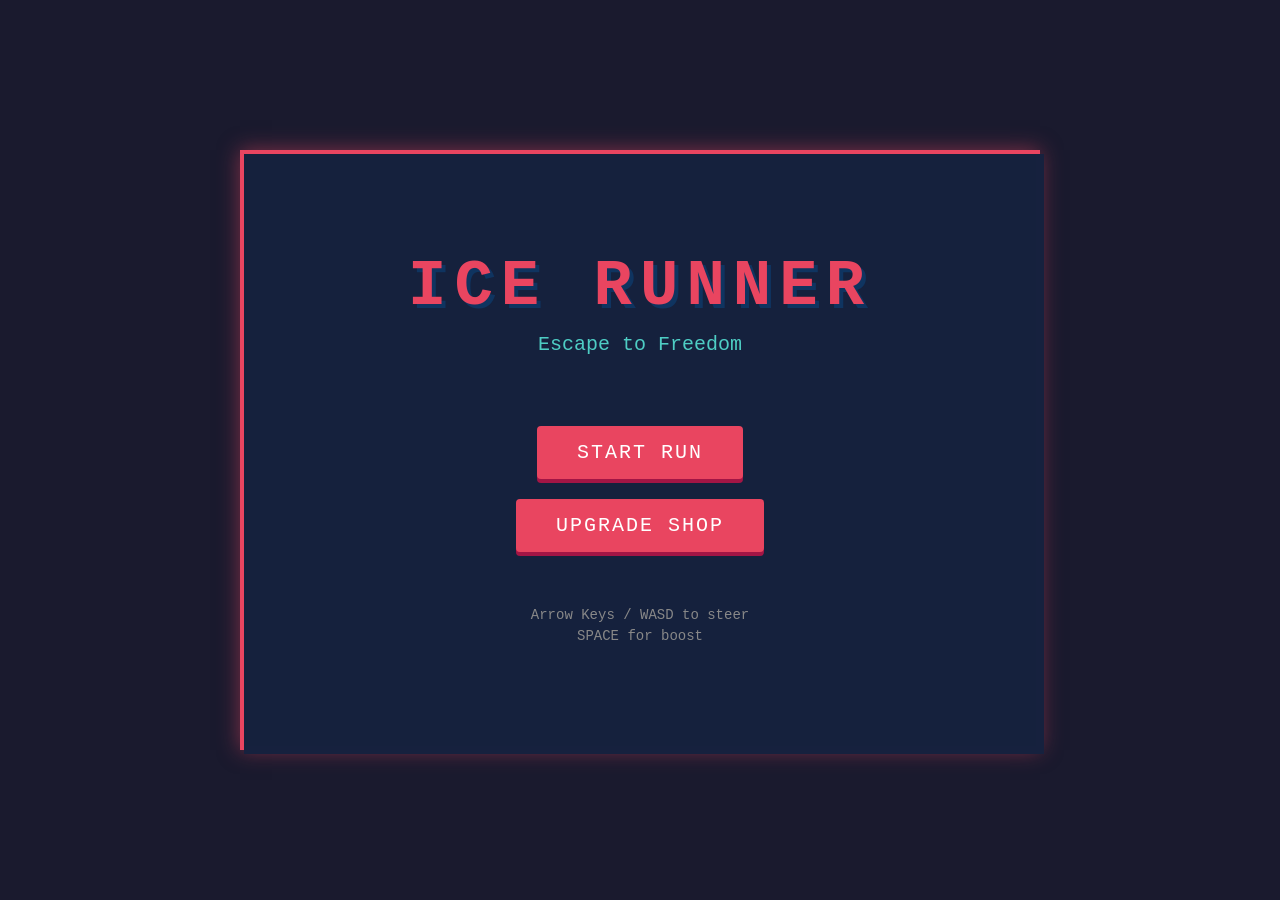
<file: games/ice-runner.html>
<!DOCTYPE html>
<html lang="en">
<head>
    <meta charset="UTF-8">
    <meta name="viewport" content="width=device-width, initial-scale=1.0, maximum-scale=1.0, user-scalable=no, viewport-fit=cover">
    <title>ICE Runner - Escape to Freedom</title>
    <style>
*{margin:0;padding:0;box-sizing:border-box}body{background-color:#1a1a2e;display:flex;justify-content:center;align-items:center;min-height:100vh;font-family:'Courier New',monospace;overflow:hidden}#game-container{position:relative;width:800px;height:600px;border:4px solid #e94560;box-shadow:0 0 20px rgba(233,69,96,0.5)}#game-canvas{display:block;background-color:#16213e;image-rendering:pixelated;image-rendering:crisp-edges}#ui-overlay{position:absolute;top:0;left:0;width:100%;height:100%;pointer-events:none}#ui-overlay>div{pointer-events:auto}.hidden{display:none!important}#hud{position:absolute;top:10px;left:10px;right:10px;display:flex;justify-content:space-between;align-items:flex-start;color:#fff;font-size:16px;text-shadow:2px 2px 0 #000;pointer-events:none}#distance,#coins{background:rgba(0,0,0,0.6);padding:8px 12px;border-radius:4px}#boost-meter,#health-meter{width:120px;height:16px;background:rgba(0,0,0,0.6);border:2px solid #fff;border-radius:4px;overflow:hidden}#boost-fill{height:100%;width:100%;background:linear-gradient(90deg,#4ecdc4,#44a08d);transition:width 0.1s}#health-fill{height:100%;width:100%;background:linear-gradient(90deg,#e94560,#ff6b6b);transition:width 0.2s}#start-screen{position:absolute;top:0;left:0;width:100%;height:100%;display:flex;flex-direction:column;justify-content:center;align-items:center;background:rgba(22,33,62,0.95)}#start-screen h1{font-size:64px;color:#e94560;text-shadow:4px 4px 0 #0f3460;margin-bottom:10px;letter-spacing:8px}.subtitle{font-size:20px;color:#4ecdc4;margin-bottom:30px}#high-score{font-size:18px;color:#ffd93d;margin-bottom:30px}button{font-family:'Courier New',monospace;font-size:20px;padding:15px 40px;margin:10px;background:#e94560;color:#fff;border:none;border-radius:4px;cursor:pointer;text-transform:uppercase;letter-spacing:2px;transition:all 0.2s;box-shadow:0 4px 0 #a31545}button:hover{background:#ff6b6b;transform:translateY(-2px);box-shadow:0 6px 0 #a31545}button:active{transform:translateY(2px);box-shadow:0 2px 0 #a31545}.controls-hint{margin-top:40px;color:#888;font-size:14px;text-align:center}.controls-hint p{margin:5px 0}#shop-screen{position:absolute;top:0;left:0;width:100%;height:100%;display:flex;flex-direction:column;align-items:center;padding:30px;background:rgba(22,33,62,0.98);overflow-y:auto;-webkit-overflow-scrolling:touch;touch-action:pan-y;overscroll-behavior:contain}#shop-screen h2{font-size:36px;color:#ffd93d;margin-bottom:10px}#freedom-points{font-size:20px;color:#4ecdc4;margin-bottom:20px}#upgrades-list{display:flex;flex-direction:column;gap:12px;width:100%;max-width:500px;margin-bottom:20px}.upgrade-item{display:flex;justify-content:space-between;align-items:center;background:rgba(255,255,255,0.1);padding:12px 16px;border-radius:8px;border:2px solid transparent;transition:all 0.2s}.upgrade-item:hover{border-color:#4ecdc4}.upgrade-item.maxed{opacity:0.6}.upgrade-info{flex:1}.upgrade-name{font-size:16px;color:#fff;margin-bottom:4px}.upgrade-desc{font-size:12px;color:#888}.upgrade-level{display:flex;gap:4px;margin-top:6px}.level-pip{width:12px;height:12px;background:#333;border-radius:2px}.level-pip.filled{background:#4ecdc4}.upgrade-cost{font-size:16px;color:#ffd93d;margin-left:20px}.upgrade-btn{padding:8px 16px;font-size:14px;margin-left:10px}.upgrade-btn:disabled{background:#555;box-shadow:0 4px 0 #333;cursor:not-allowed}#back-btn{background:#0f3460;box-shadow:0 4px 0 #0a2040}#back-btn:hover{background:#1a4a80}.danger-button{background:#7f1d1d;box-shadow:0 4px 0 #5c1515}.danger-button:hover{background:#991b1b}#reset-btn{margin-top:20px;font-size:14px;padding:10px 20px}#reset-confirm{position:absolute;top:0;left:0;width:100%;height:100%;background:rgba(0,0,0,0.8);display:flex;justify-content:center;align-items:center;z-index:1000}.reset-modal{background:#16213e;border:3px solid #e94560;border-radius:8px;padding:30px;text-align:center;max-width:320px}.reset-modal p{color:#fff;font-size:18px;margin-bottom:20px;line-height:1.4}.reset-modal-buttons{display:flex;gap:10px;justify-content:center}.reset-modal-buttons button{font-size:14px;padding:10px 20px}#game-over-screen{position:absolute;top:0;left:0;width:100%;height:100%;display:flex;flex-direction:column;justify-content:center;align-items:center;background:rgba(22,33,62,0.95)}#game-over-screen h2{font-size:48px;color:#e94560;text-shadow:4px 4px 0 #0f3460;margin-bottom:20px}#run-stats{font-size:20px;color:#fff;margin-bottom:10px}#points-earned{font-size:24px;color:#ffd93d;margin-bottom:30px}@keyframes warning-flash{0%,100%{background-color:transparent}50%{background-color:rgba(233,69,96,0.3)}}.warning{animation:warning-flash 0.5s ease-in-out infinite}#mobile-controls{position:absolute;bottom:0;left:0;right:0;height:180px;display:flex;justify-content:space-between;align-items:center;padding:0 20px 20px 20px;pointer-events:none;z-index:200}#mobile-controls>*{pointer-events:auto}#dpad-container{display:grid;grid-template-columns:60px 60px 60px;grid-template-rows:60px 60px 60px;gap:4px;touch-action:none}#dpad-up{grid-column:2;grid-row:1}#dpad-left{grid-column:1;grid-row:2}#dpad-center{grid-column:2;grid-row:2}#dpad-right{grid-column:3;grid-row:2}#dpad-down{grid-column:2;grid-row:3}.dpad-btn{width:60px;height:60px;background:rgba(233,69,96,0.4);border:3px solid rgba(233,69,96,0.7);border-radius:8px;display:flex;justify-content:center;align-items:center;touch-action:none;-webkit-tap-highlight-color:transparent;transition:all 0.1s}.dpad-btn:active,.dpad-btn.active{background:rgba(233,69,96,0.8);border-color:#e94560;transform:scale(0.92)}#dpad-center{width:60px;height:60px;background:rgba(100,100,100,0.3);border:2px solid rgba(150,150,150,0.4);border-radius:50%}.dpad-arrow{width:0;height:0;border-style:solid}.up-arrow{border-width:0 12px 18px 12px;border-color:transparent transparent rgba(255,255,255,0.9) transparent}.down-arrow{border-width:18px 12px 0 12px;border-color:rgba(255,255,255,0.9) transparent transparent transparent}.left-arrow{border-width:12px 18px 12px 0;border-color:transparent rgba(255,255,255,0.9) transparent transparent}.right-arrow{border-width:12px 0 12px 18px;border-color:transparent transparent transparent rgba(255,255,255,0.9)}#boost-btn-container{display:flex;align-items:center;justify-content:center}#boost-btn{width:100px;height:100px;background:linear-gradient(145deg,rgba(78,205,196,0.5),rgba(68,160,141,0.5));border:4px solid rgba(78,205,196,0.8);border-radius:50%;display:flex;justify-content:center;align-items:center;touch-action:none;-webkit-tap-highlight-color:transparent;transition:all 0.1s;box-shadow:0 4px 15px rgba(78,205,196,0.3)}#boost-btn span{color:#fff;font-size:14px;font-weight:bold;text-shadow:1px 1px 2px rgba(0,0,0,0.5);letter-spacing:1px}#boost-btn:active,#boost-btn.active{background:linear-gradient(145deg,rgba(78,205,196,0.9),rgba(68,160,141,0.9));border-color:#4ecdc4;transform:scale(0.92);box-shadow:0 2px 10px rgba(78,205,196,0.5)}#speed-indicator{position:absolute;bottom:10px;left:50%;transform:translateX(-50%);padding:6px 16px;background:rgba(0,0,0,0.8);border-radius:4px;white-space:nowrap}#speed-text{font-size:12px;color:#4ecdc4;font-weight:bold;text-transform:uppercase;letter-spacing:1px}#speed-text.slow{color:#e94560}#speed-text.off-road{color:#f39c12;animation:pulse-speed 0.5s ease-in-out infinite}@keyframes pulse-speed{0%,100%{opacity:1}50%{opacity:0.5}}@media (max-width:820px){body{padding:0;padding-top:env(safe-area-inset-top);padding-bottom:env(safe-area-inset-bottom)}#game-container{width:100vw;height:calc(100vh - env(safe-area-inset-top) - env(safe-area-inset-bottom));max-height:none;border-width:2px}#game-canvas{width:100%;height:100%}#start-screen h1{font-size:36px;letter-spacing:4px}.subtitle{font-size:16px}button{padding:12px 24px;font-size:16px}.controls-hint{margin-top:20px;font-size:12px}#hud{font-size:14px;flex-wrap:wrap;gap:8px}#distance,#coins{padding:6px 10px}#boost-meter,#health-meter{width:80px;height:12px}#mobile-controls{height:200px;padding:0 15px 15px 15px}#dpad-container{grid-template-columns:55px 55px 55px;grid-template-rows:55px 55px 55px;gap:3px}.dpad-btn{width:55px;height:55px}#dpad-center{width:55px;height:55px}#boost-btn{width:90px;height:90px}#boost-btn span{font-size:12px}#shop-screen{padding:20px 15px}#shop-screen h2{font-size:28px}.upgrade-item{padding:10px 12px;flex-wrap:wrap}.upgrade-name{font-size:14px}.upgrade-desc{font-size:11px}.upgrade-btn{padding:6px 12px;font-size:12px}#game-over-screen h2{font-size:36px}#run-stats{font-size:16px}#points-earned{font-size:20px}}@media (max-height:500px) and (orientation:landscape){#mobile-controls{height:140px;padding:0 10px 10px 10px}#dpad-container{grid-template-columns:40px 40px 40px;grid-template-rows:40px 40px 40px;gap:2px}.dpad-btn{width:40px;height:40px}#dpad-center{width:40px;height:40px}.up-arrow{border-width:0 8px 12px 8px}.down-arrow{border-width:12px 8px 0 8px}.left-arrow{border-width:8px 12px 8px 0}.right-arrow{border-width:8px 0 8px 12px}#boost-btn{width:70px;height:70px}#boost-btn span{font-size:10px}#speed-indicator{bottom:5px}#speed-text{font-size:10px}}@media (pointer:coarse){.controls-hint{display:none}}
    </style>
</head>
<body>
    <div id="game-container">
        <canvas id="game-canvas"></canvas>
        <div id="ui-overlay">
            <div id="hud" class="hidden">
                <div id="distance">Distance: 0m</div>
                <div id="coins">Coins: 0</div>
                <div id="boost-meter">
                    <div id="boost-fill"></div>
                </div>
                <div id="health-meter">
                    <div id="health-fill"></div>
                </div>
            </div>
            <div id="start-screen">
                <h1>ICE RUNNER</h1>
                <p class="subtitle">Escape to Freedom</p>
                <div id="high-score"></div>
                <button id="start-btn">START RUN</button>
                <button id="shop-btn">UPGRADE SHOP</button>
                <div class="controls-hint">
                    <p>Arrow Keys / WASD to steer</p>
                    <p>SPACE for boost</p>
                </div>
            </div>
            <div id="shop-screen" class="hidden">
                <h2>UPGRADE SHOP</h2>
                <div id="freedom-points">Freedom Points: 0</div>
                <div id="upgrades-list"></div>
                <button id="back-btn">BACK</button>
                <button id="reset-btn" class="danger-button">RESET PROGRESS</button>
            </div>
            <div id="reset-confirm" class="hidden">
                <div class="reset-modal">
                    <p>Are you sure? This will erase ALL progress!</p>
                    <div class="reset-modal-buttons">
                        <button id="reset-confirm-yes" class="danger-button">YES, RESET</button>
                        <button id="reset-confirm-no">CANCEL</button>
                    </div>
                </div>
            </div>
            <div id="game-over-screen" class="hidden">
                <h2>CAUGHT!</h2>
                <div id="run-stats"></div>
                <div id="points-earned"></div>
                <button id="retry-btn">TRY AGAIN</button>
                <button id="shop-btn-go">UPGRADE SHOP</button>
            </div>
            <div id="mobile-controls" class="hidden">
                <div id="dpad-container">
                    <div id="dpad-up" class="dpad-btn">
                        <div class="dpad-arrow up-arrow"></div>
                    </div>
                    <div id="dpad-left" class="dpad-btn">
                        <div class="dpad-arrow left-arrow"></div>
                    </div>
                    <div id="dpad-center"></div>
                    <div id="dpad-right" class="dpad-btn">
                        <div class="dpad-arrow right-arrow"></div>
                    </div>
                    <div id="dpad-down" class="dpad-btn">
                        <div class="dpad-arrow down-arrow"></div>
                    </div>
                </div>
                <div id="boost-btn-container">
                    <div id="boost-btn" class="action-btn">
                        <span>BOOST</span>
                    </div>
                </div>
                <div id="speed-indicator">
                    <span id="speed-text">FULL SPEED</span>
                </div>
            </div>
        </div>
    </div>
    <script>
// Seeded random number generator
class SeededRandom{constructor(seed=Date.now()){this.seed=seed;this.state=seed}setSeed(seed){this.seed=seed;this.state=seed}reset(){this.state=this.seed}next(){let t=this.state+=0x6D2B79F5;t=Math.imul(t^t>>>15,t|1);t^=t+Math.imul(t^t>>>7,t|61);return((t^t>>>14)>>>0)/4294967296}nextInt(min,max){return Math.floor(this.next()*(max-min))+min}nextFloat(min,max){return this.next()*(max-min)+min}nextBool(probability=0.5){return this.next()<probability}pick(array){return array[this.nextInt(0,array.length)]}shuffle(array){for(let i=array.length-1;i>0;i--){const j=this.nextInt(0,i+1);[array[i],array[j]]=[array[j],array[i]]}return array}}
const gameRandom=new SeededRandom();

// Biome definitions
const BIOMES={desert:{name:'Desert',sky:{top:'#1a1a2e',bottom:'#16213e'},terrain:'#3d2817',shoulder:'#5d4e37',road:{asphalt:'#2c2c2c',texture:'#333'},dust:{onRoad:'#8b7355',offRoad:'#c4a574'},decorations:['cactus','rock','tumbleweed']},city:{name:'City',sky:{top:'#2c3e50',bottom:'#34495e'},terrain:'#1c1c1c',shoulder:'#3a3a3a',road:{asphalt:'#222222',texture:'#2a2a2a'},dust:{onRoad:'#444444',offRoad:'#555555'},decorations:['streetlight','trashcan','barrier']},forest:{name:'Forest',sky:{top:'#0d1b2a',bottom:'#1b263b'},terrain:'#2d4a2d',shoulder:'#3d5c3d',road:{asphalt:'#2c2c2c',texture:'#333'},dust:{onRoad:'#5a4a3a',offRoad:'#4a6741'},decorations:['pine','rock','bush']}};
const BIOME_LIST=['desert','city','forest'];

// Sprites class
class Sprites{constructor(){this.cache=new Map();this.generateAllSprites()}generateAllSprites(){this.cache.set('truck_center_0',this.createTruckSprite(0,0));this.cache.set('truck_center_1',this.createTruckSprite(0,1));this.cache.set('truck_left_0',this.createTruckSprite(-1,0));this.cache.set('truck_left_1',this.createTruckSprite(-1,1));this.cache.set('truck_right_0',this.createTruckSprite(1,0));this.cache.set('truck_right_1',this.createTruckSprite(1,1));this.cache.set('ice_van',this.createIceVanSprite());this.cache.set('ice_suv',this.createIceSuvSprite());for(let i=0;i<4;i++){this.cache.set(`ice_agent_${i}`,this.createIceAgentSprite(i))}for(let i=0;i<6;i++){this.cache.set(`pursuer_${i}`,this.createPursuerSprite(i))}this.cache.set('barrier',this.createBarrierSprite());this.cache.set('cone',this.createConeSprite());this.cache.set('coin',this.createCoinSprite());this.cache.set('fuel',this.createFuelSprite());this.cache.set('speedBoost',this.createSpeedBoostSprite());this.cache.set('repair',this.createRepairSprite())}createCanvas(width,height){const canvas=document.createElement('canvas');canvas.width=width;canvas.height=height;return canvas}createTruckSprite(tilt,frame){const canvas=this.createCanvas(48,64);const ctx=canvas.getContext('2d');const tiltOffset=tilt*3;const bodyColor='#c9a66b';const bodyDark='#a67c4e';const cabColor='#8b6914';const windowColor='#5dade2';const wheelColor='#2c3e50';const metalColor='#7f8c8d';ctx.fillStyle=bodyColor;ctx.fillRect(6+tiltOffset,24,36,36);ctx.fillStyle=bodyDark;ctx.fillRect(6+tiltOffset,24,4,36);ctx.fillRect(38+tiltOffset,24,4,36);ctx.fillStyle=metalColor;for(let i=0;i<4;i++){ctx.fillRect(10+tiltOffset,28+i*8,28,2)}ctx.fillStyle=cabColor;ctx.fillRect(8+tiltOffset,4,32,22);ctx.fillStyle=bodyDark;ctx.fillRect(10+tiltOffset,2,28,4);ctx.fillStyle=windowColor;ctx.fillRect(12+tiltOffset,6,24,10);ctx.fillStyle='rgba(255,255,255,0.3)';ctx.fillRect(14+tiltOffset,8,8,6);ctx.fillStyle=windowColor;ctx.fillRect(14+tiltOffset,18,20,6);ctx.fillStyle=wheelColor;ctx.fillRect(2+tiltOffset,10,6,4);ctx.fillRect(40+tiltOffset,10,6,4);const wobble=frame*2;ctx.fillStyle=wheelColor;ctx.fillRect(2+tiltOffset,14+wobble,6,10);ctx.fillRect(40+tiltOffset,14+wobble,6,10);ctx.fillRect(2+tiltOffset,48-wobble,6,12);ctx.fillRect(40+tiltOffset,48-wobble,6,12);ctx.fillStyle='#1a252f';ctx.fillRect(4+tiltOffset,16+wobble,2,6);ctx.fillRect(42+tiltOffset,16+wobble,2,6);ctx.fillRect(4+tiltOffset,50-wobble,2,8);ctx.fillRect(42+tiltOffset,50-wobble,2,8);ctx.fillStyle='#e74c3c';ctx.fillRect(8+tiltOffset,58,6,4);ctx.fillRect(34+tiltOffset,58,6,4);ctx.fillStyle=metalColor;ctx.fillRect(20+tiltOffset,60,8,4);return canvas}createIceVanSprite(){const canvas=this.createCanvas(48,56);const ctx=canvas.getContext('2d');ctx.fillStyle='#ecf0f1';ctx.fillRect(4,8,40,44);ctx.fillStyle='#bdc3c7';ctx.fillRect(6,4,36,6);ctx.fillStyle='#2c3e50';ctx.fillRect(10,10,28,12);ctx.fillStyle='#2c3e50';ctx.font='bold 10px monospace';ctx.fillText('ICE',16,38);ctx.fillStyle='#f1c40f';ctx.fillRect(4,42,40,4);ctx.fillStyle='#2c3e50';ctx.fillRect(2,18,6,10);ctx.fillRect(40,18,6,10);ctx.fillRect(2,40,6,10);ctx.fillRect(40,40,6,10);ctx.fillStyle='#e74c3c';ctx.fillRect(14,2,8,4);ctx.fillStyle='#3498db';ctx.fillRect(26,2,8,4);ctx.fillStyle='#7f8c8d';ctx.fillRect(16,6,16,4);return canvas}createIceSuvSprite(){const canvas=this.createCanvas(48,52);const ctx=canvas.getContext('2d');ctx.fillStyle='#1a1a2e';ctx.fillRect(4,8,40,40);ctx.fillStyle='#0f0f1a';ctx.fillRect(8,4,32,6);ctx.fillStyle='#2c3e50';ctx.fillRect(10,8,28,14);ctx.fillStyle='#1a1a2e';ctx.fillRect(23,8,2,14);ctx.fillStyle='#2c3e50';ctx.fillRect(0,16,8,12);ctx.fillRect(40,16,8,12);ctx.fillRect(0,36,8,12);ctx.fillRect(40,36,8,12);ctx.fillStyle='#7f8c8d';ctx.fillRect(2,18,4,8);ctx.fillRect(42,18,4,8);ctx.fillRect(2,38,4,8);ctx.fillRect(42,38,4,8);ctx.fillStyle='#3498db';ctx.fillRect(16,46,16,4);ctx.fillStyle='#f1c40f';ctx.fillRect(8,6,6,4);ctx.fillRect(34,6,6,4);ctx.fillStyle='#7f8c8d';ctx.fillRect(18,4,12,6);ctx.fillStyle='#1a1a2e';ctx.fillRect(20,5,2,4);ctx.fillRect(24,5,2,4);return canvas}createIceAgentSprite(frame){const canvas=this.createCanvas(32,48);const ctx=canvas.getContext('2d');const walkOffset=Math.sin(frame*Math.PI/2)*2;ctx.fillStyle='#1a1a2e';ctx.fillRect(8,16,16,20);ctx.fillStyle='#f5cba7';ctx.fillRect(10,4,12,12);ctx.fillStyle='#2c3e50';ctx.fillRect(8,2,16,6);ctx.fillRect(6,6,20,3);ctx.fillStyle='#f1c40f';ctx.fillRect(12,18,4,4);ctx.fillStyle='#1a1a2e';ctx.fillRect(4,18+walkOffset,6,14);ctx.fillRect(22,18-walkOffset,6,14);ctx.fillStyle='#f5cba7';ctx.fillRect(5,30+walkOffset,4,4);ctx.fillRect(23,30-walkOffset,4,4);ctx.fillStyle='#2c3e50';ctx.fillRect(9,34,6,12+walkOffset);ctx.fillRect(17,34,6,12-walkOffset);ctx.fillStyle='#1a1a2e';ctx.fillRect(8,44+walkOffset,8,4);ctx.fillRect(16,44-walkOffset,8,4);ctx.fillStyle='#2c3e50';ctx.fillRect(12,8,2,2);ctx.fillRect(18,8,2,2);ctx.fillRect(14,12,4,2);return canvas}createPursuerSprite(frame){const canvas=this.createCanvas(64,80);const ctx=canvas.getContext('2d');const runOffset=Math.sin(frame*Math.PI/3)*4;const armSwing=Math.sin(frame*Math.PI/3)*6;ctx.fillStyle='rgba(0,0,0,0.3)';ctx.beginPath();ctx.ellipse(32,76,24,6,0,0,Math.PI*2);ctx.fill();ctx.fillStyle='#1a1a2e';ctx.fillRect(18,52,10,20+runOffset);ctx.fillRect(36,52,10,20-runOffset);ctx.fillStyle='#0f0f1a';ctx.fillRect(16,70+runOffset,14,8);ctx.fillRect(34,70-runOffset,14,8);ctx.fillStyle='#1a1a2e';ctx.fillRect(14,24,36,32);ctx.fillStyle='#2c3e50';ctx.fillRect(16,26,32,4);ctx.fillRect(16,34,14,18);ctx.fillRect(34,34,14,18);ctx.fillStyle='#f1c40f';ctx.font='bold 10px monospace';ctx.fillText('ICE',24,48);ctx.fillStyle='#1a1a2e';ctx.save();ctx.translate(14,26);ctx.rotate(armSwing*0.05);ctx.fillRect(-8,0,10,24);ctx.restore();ctx.save();ctx.translate(50,26);ctx.rotate(-armSwing*0.05);ctx.fillRect(-2,0,10,24);ctx.restore();ctx.fillStyle='#f5cba7';ctx.fillRect(4+armSwing,46,8,8);ctx.fillRect(52-armSwing,46,8,8);ctx.fillStyle='#f5cba7';ctx.fillRect(20,4,24,22);ctx.fillStyle='#2c3e50';ctx.fillRect(18,0,28,12);ctx.fillRect(16,8,32,6);ctx.fillStyle='#1a1a2e';ctx.fillRect(20,8,24,8);ctx.fillStyle='#c0392b';ctx.fillRect(24,10,4,3);ctx.fillRect(36,10,4,3);ctx.fillStyle='#2c3e50';ctx.fillRect(26,20,12,4);ctx.fillStyle='#f1c40f';ctx.fillRect(24,28,8,8);ctx.fillStyle='#c0392b';ctx.fillRect(26,30,4,4);return canvas}createBarrierSprite(){const canvas=this.createCanvas(40,32);const ctx=canvas.getContext('2d');ctx.fillStyle='#e74c3c';ctx.fillRect(0,8,40,16);ctx.fillStyle='#ecf0f1';for(let i=0;i<4;i++){ctx.fillRect(4+i*10,8,6,16)}ctx.fillStyle='#7f8c8d';ctx.fillRect(2,4,6,28);ctx.fillRect(32,4,6,28);ctx.fillStyle='#f1c40f';ctx.fillRect(3,6,4,4);ctx.fillRect(33,6,4,4);return canvas}createConeSprite(){const canvas=this.createCanvas(24,32);const ctx=canvas.getContext('2d');ctx.fillStyle='#2c3e50';ctx.fillRect(2,28,20,4);ctx.fillStyle='#e67e22';ctx.beginPath();ctx.moveTo(12,4);ctx.lineTo(4,28);ctx.lineTo(20,28);ctx.closePath();ctx.fill();ctx.fillStyle='#ecf0f1';ctx.fillRect(7,10,10,4);ctx.fillRect(5,20,14,4);ctx.fillStyle='#c0392b';ctx.fillRect(10,2,4,6);return canvas}createCoinSprite(){const canvas=this.createCanvas(24,24);const ctx=canvas.getContext('2d');ctx.fillStyle='#f1c40f';ctx.beginPath();ctx.arc(12,12,10,0,Math.PI*2);ctx.fill();ctx.fillStyle='#d4ac0d';ctx.beginPath();ctx.arc(12,12,7,0,Math.PI*2);ctx.fill();ctx.fillStyle='#f9e79f';ctx.beginPath();ctx.arc(9,9,3,0,Math.PI*2);ctx.fill();ctx.fillStyle='#f1c40f';ctx.font='bold 12px monospace';ctx.fillText('$',8,16);return canvas}createFuelSprite(){const canvas=this.createCanvas(24,28);const ctx=canvas.getContext('2d');ctx.fillStyle='#e74c3c';ctx.fillRect(4,6,16,20);ctx.fillStyle='#7f8c8d';ctx.fillRect(2,2,4,8);ctx.fillRect(2,2,12,4);ctx.fillStyle='#7f8c8d';ctx.fillRect(14,0,6,8);ctx.fillStyle='#ecf0f1';ctx.fillRect(6,12,12,8);ctx.fillStyle='#2c3e50';ctx.font='bold 6px monospace';ctx.fillText('GAS',7,18);return canvas}createSpeedBoostSprite(){const canvas=this.createCanvas(24,24);const ctx=canvas.getContext('2d');ctx.fillStyle='#3498db';ctx.beginPath();ctx.arc(12,12,10,0,Math.PI*2);ctx.fill();ctx.fillStyle='#f1c40f';ctx.beginPath();ctx.moveTo(14,4);ctx.lineTo(8,12);ctx.lineTo(12,12);ctx.lineTo(10,20);ctx.lineTo(16,12);ctx.lineTo(12,12);ctx.closePath();ctx.fill();return canvas}createRepairSprite(){const canvas=this.createCanvas(24,24);const ctx=canvas.getContext('2d');ctx.fillStyle='#ecf0f1';ctx.fillRect(2,6,20,16);ctx.fillStyle='#e74c3c';ctx.fillRect(9,8,6,12);ctx.fillRect(5,11,14,6);ctx.fillStyle='#bdc3c7';ctx.fillRect(2,4,20,4);ctx.fillStyle='#7f8c8d';ctx.fillRect(8,2,8,4);return canvas}getTruckSprite(tilt,frame){const tiltKey=tilt<0?'left':tilt>0?'right':'center';return this.cache.get(`truck_${tiltKey}_${frame}`)}getObstacleSprite(type){switch(type){case'van':return this.cache.get('ice_van');case'suv':return this.cache.get('ice_suv');case'barrier':return this.cache.get('barrier');case'cone':return this.cache.get('cone');default:return null}}getAgentSprite(frame){return this.cache.get(`ice_agent_${frame%4}`)}getPursuerSprite(frame){return this.cache.get(`pursuer_${frame%6}`)}getCollectibleSprite(type){return this.cache.get(type)}}

// Renderer class
class Renderer{constructor(width,height){this.width=width;this.height=height;this.biome=BIOMES.desert;this.bgOffset=0;this.roadOffset=0;this.roadWidth=400;this.baseRoadX=(width-this.roadWidth)/2;this.laneWidth=this.roadWidth/4;this.roadSegments=[];this.segmentHeight=50;this.maxRoadOffset=150;this.roadCurveSpeed=0.3;this.totalScrollDistance=0;this.currentRoadCurve=0;this.targetRoadCurve=0;this.curveChangeInterval=100;this.lastCurveChange=0;this.wobblePhase=0;this.wobbleFrequency=0.03;this.wobbleAmplitude=0;this.initializeRoad();this.effects=[];this.particles=[];this.shakeIntensity=0;this.shakeDuration=0;this.offRoadEffect=0}setBiome(biome){this.biome=biome}initializeRoad(){const numSegments=Math.ceil(this.height/this.segmentHeight)+5;for(let i=0;i<numSegments;i++){this.generateRoadSegment(i*this.segmentHeight)}}generateRoadSegment(yOffset){const wobble=Math.sin(this.wobblePhase+yOffset*0.01)*this.wobbleAmplitude;const xOffset=this.currentRoadCurve*this.maxRoadOffset+wobble;this.roadSegments.push({y:yOffset,xOffset:xOffset,curve:this.currentRoadCurve})}updateRoadCurve(difficultyMultiplier=1,pursuerProgress=0){const curveIntensity=0.5+(pursuerProgress*0.5);const adjustedCurveSpeed=this.roadCurveSpeed*(1+difficultyMultiplier*0.3);const diff=this.targetRoadCurve-this.currentRoadCurve;this.currentRoadCurve+=diff*adjustedCurveSpeed*0.016;if(this.totalScrollDistance-this.lastCurveChange>this.curveChangeInterval){this.lastCurveChange=this.totalScrollDistance;this.targetRoadCurve=gameRandom.nextFloat(-curveIntensity,curveIntensity);const minInterval=Math.max(40,80-(pursuerProgress*40));const maxInterval=Math.max(100,200-(pursuerProgress*100));this.curveChangeInterval=gameRandom.nextFloat(minInterval,maxInterval)}this.wobbleAmplitude=pursuerProgress*30;this.wobblePhase+=this.wobbleFrequency*difficultyMultiplier}update(dt,scrollSpeed,difficultyMultiplier=1,pursuerProgress=0){const scrollAmount=scrollSpeed*4*dt*60;this.bgOffset+=scrollSpeed*2*dt*60;this.roadOffset+=scrollAmount;this.totalScrollDistance+=scrollAmount;if(this.bgOffset>100)this.bgOffset=0;if(this.roadOffset>this.segmentHeight)this.roadOffset=0;this.updateRoadCurve(difficultyMultiplier,pursuerProgress);this.updateRoadSegments(scrollAmount);this.effects=this.effects.filter(effect=>{effect.life-=dt;return effect.life>0});this.particles=this.particles.filter(particle=>{particle.x+=particle.vx*dt;particle.y+=particle.vy*dt;particle.life-=dt;particle.alpha=particle.life/particle.maxLife;return particle.life>0});if(this.shakeDuration>0){this.shakeDuration-=dt;if(this.shakeDuration<=0){this.shakeIntensity=0}}this.offRoadEffect*=0.95}updateRoadSegments(scrollAmount){for(const segment of this.roadSegments){segment.y+=scrollAmount}this.roadSegments=this.roadSegments.filter(s=>s.y<this.height+this.segmentHeight);let minY=this.roadSegments.length>0?Math.min(...this.roadSegments.map(s=>s.y)):0;while(this.roadSegments.length===0||minY>-this.segmentHeight){this.generateRoadSegment(minY-this.segmentHeight);minY=minY-this.segmentHeight}this.roadSegments.sort((a,b)=>a.y-b.y)}renderBackground(ctx,scrollSpeed){ctx.save();if(this.shakeIntensity>0){const shakeX=(Math.random()-0.5)*this.shakeIntensity;const shakeY=(Math.random()-0.5)*this.shakeIntensity;ctx.translate(shakeX,shakeY)}const skyGradient=ctx.createLinearGradient(0,0,0,this.height*0.3);skyGradient.addColorStop(0,this.biome.sky.top);skyGradient.addColorStop(1,this.biome.sky.bottom);ctx.fillStyle=skyGradient;ctx.fillRect(0,0,this.width,this.height);ctx.fillStyle=this.biome.terrain;ctx.fillRect(0,0,this.width,this.height);this.renderProceduralRoad(ctx);this.renderTerrainDetails(ctx);ctx.restore()}renderProceduralRoad(ctx){for(let i=0;i<this.roadSegments.length-1;i++){const segment=this.roadSegments[i];const nextSegment=this.roadSegments[i+1];const x1=this.baseRoadX+segment.xOffset;const x2=this.baseRoadX+nextSegment.xOffset;const y1=segment.y;const y2=nextSegment.y;ctx.fillStyle=this.biome.shoulder;ctx.beginPath();ctx.moveTo(x1-20,y1);ctx.lineTo(x2-20,y2);ctx.lineTo(x2+this.roadWidth+20,y2);ctx.lineTo(x1+this.roadWidth+20,y1);ctx.closePath();ctx.fill();ctx.fillStyle=this.biome.road.asphalt;ctx.beginPath();ctx.moveTo(x1,y1);ctx.lineTo(x2,y2);ctx.lineTo(x2+this.roadWidth,y2);ctx.lineTo(x1+this.roadWidth,y1);ctx.closePath();ctx.fill();ctx.fillStyle=this.biome.road.texture;for(let ty=y1;ty<y2;ty+=20){for(let tx=0;tx<this.roadWidth;tx+=30){if((tx+Math.floor(ty))%60<30){const progress=(ty-y1)/(y2-y1);const xPos=x1+(x2-x1)*progress+tx;ctx.fillRect(xPos,ty,15,10)}}}}this.renderRoadMarkings(ctx)}renderRoadMarkings(ctx){const dashLength=40;const gapLength=40;const totalLength=dashLength+gapLength;for(let i=0;i<this.roadSegments.length-1;i++){const segment=this.roadSegments[i];const nextSegment=this.roadSegments[i+1];const x1=this.baseRoadX+segment.xOffset;const x2=this.baseRoadX+nextSegment.xOffset;const y1=segment.y;const y2=nextSegment.y;ctx.fillStyle='#f1c40f';ctx.beginPath();ctx.moveTo(x1,y1);ctx.lineTo(x2,y2);ctx.lineTo(x2+4,y2);ctx.lineTo(x1+4,y1);ctx.closePath();ctx.fill();ctx.beginPath();ctx.moveTo(x1+this.roadWidth-4,y1);ctx.lineTo(x2+this.roadWidth-4,y2);ctx.lineTo(x2+this.roadWidth,y2);ctx.lineTo(x1+this.roadWidth,y1);ctx.closePath();ctx.fill();const centerX1=x1+this.roadWidth/2;const centerX2=x2+this.roadWidth/2;for(let y=-totalLength+(this.roadOffset%totalLength);y<this.segmentHeight;y+=totalLength){if(y1+y>=segment.y&&y1+y<segment.y+dashLength){const progress=y/this.segmentHeight;const xPos=centerX1+(centerX2-centerX1)*progress;ctx.fillRect(xPos-2,y1+y,4,Math.min(dashLength,segment.y+this.segmentHeight-(y1+y)))}}ctx.fillStyle='rgba(255,255,255,0.5)';const laneOffsets=[this.laneWidth,this.laneWidth*3];for(const laneOffset of laneOffsets){const laneX1=x1+laneOffset;const laneX2=x2+laneOffset;for(let y=-totalLength+(this.roadOffset%totalLength);y<this.segmentHeight;y+=totalLength){if(y1+y>=segment.y&&y1+y<segment.y+dashLength*0.6){const progress=y/this.segmentHeight;const xPos=laneX1+(laneX2-laneX1)*progress;ctx.fillRect(xPos-1,y1+y,2,Math.min(dashLength*0.6,segment.y+this.segmentHeight-(y1+y)))}}}}}renderTerrainDetails(ctx){const spacing=50;for(let y=-spacing+(this.bgOffset%spacing);y<this.height;y+=spacing){const roadX=this.getRoadXAtY(y);for(let x=20;x<roadX-60;x+=80){this.drawTerrainDetail(ctx,x+(y%40),y)}for(let x=roadX+this.roadWidth+40;x<this.width-20;x+=80){this.drawTerrainDetail(ctx,x+((y+20)%40),y)}}}getRoadXAtY(y){for(let i=0;i<this.roadSegments.length-1;i++){const segment=this.roadSegments[i];const nextSegment=this.roadSegments[i+1];if(y>=nextSegment.y&&y<segment.y){const progress=(y-nextSegment.y)/(segment.y-nextSegment.y);const xOffset=nextSegment.xOffset+(segment.xOffset-nextSegment.xOffset)*progress;return this.baseRoadX+xOffset}}return this.baseRoadX}drawTerrainDetail(ctx,x,y){const decorations=this.biome.decorations;const typeIndex=Math.floor((x*y)%decorations.length);const type=decorations[typeIndex];this.drawDecoration(ctx,type,x,y)}drawDecoration(ctx,type,x,y){switch(type){case'cactus':ctx.fillStyle='#2d5016';ctx.fillRect(x+4,y-20,6,24);ctx.fillRect(x,y-12,6,8);ctx.fillRect(x+8,y-16,6,8);break;case'tumbleweed':ctx.fillStyle='#8b7355';ctx.beginPath();ctx.arc(x+6,y-4,8,0,Math.PI*2);ctx.fill();ctx.fillStyle='#6b5344';ctx.beginPath();ctx.arc(x+6,y-4,5,0,Math.PI*2);ctx.fill();break;case'streetlight':ctx.fillStyle='#555555';ctx.fillRect(x+6,y-35,4,38);ctx.fillRect(x+2,y-35,12,3);ctx.fillStyle='#f1c40f';ctx.beginPath();ctx.arc(x+8,y-32,4,0,Math.PI*2);ctx.fill();break;case'trashcan':ctx.fillStyle='#444444';ctx.fillRect(x+2,y-16,12,18);ctx.fillStyle='#333333';ctx.fillRect(x,y-18,16,3);break;case'barrier':ctx.fillStyle='#e74c3c';ctx.fillRect(x,y-8,20,10);ctx.fillStyle='#ffffff';ctx.fillRect(x+4,y-6,4,6);ctx.fillRect(x+12,y-6,4,6);break;case'pine':ctx.fillStyle='#4a3728';ctx.fillRect(x+6,y-8,4,10);ctx.fillStyle='#1a4d1a';ctx.beginPath();ctx.moveTo(x+8,y-35);ctx.lineTo(x,y-10);ctx.lineTo(x+16,y-10);ctx.closePath();ctx.fill();ctx.beginPath();ctx.moveTo(x+8,y-28);ctx.lineTo(x+2,y-15);ctx.lineTo(x+14,y-15);ctx.closePath();ctx.fill();break;case'bush':ctx.fillStyle='#3d6b1f';ctx.beginPath();ctx.arc(x+8,y,10,0,Math.PI*2);ctx.fill();break;case'rock':default:ctx.fillStyle='#4a3f2f';ctx.fillRect(x,y,12,8);ctx.fillRect(x+2,y-2,8,4);break}}renderEffects(ctx){for(const effect of this.effects){ctx.save();ctx.globalAlpha=effect.life/effect.maxLife;switch(effect.type){case'collect':this.drawCollectEffect(ctx,effect);break;case'hit':this.drawHitEffect(ctx,effect);break;case'warning':this.drawWarningEffect(ctx,effect);break}ctx.restore()}for(const particle of this.particles){ctx.save();ctx.globalAlpha=particle.alpha;ctx.fillStyle=particle.color;ctx.fillRect(particle.x,particle.y,particle.size,particle.size);ctx.restore()}if(this.offRoadEffect>0.1){ctx.save();ctx.globalAlpha=Math.min(this.offRoadEffect*0.3,0.3);ctx.fillStyle=this.biome.dust.offRoad;ctx.fillRect(0,0,this.width,this.height);ctx.restore()}}drawCollectEffect(ctx,effect){ctx.fillStyle=effect.color||'#f1c40f';ctx.font='bold 16px monospace';ctx.fillText(effect.text||'+1',effect.x,effect.y-(1-effect.life/effect.maxLife)*30)}drawHitEffect(ctx,effect){ctx.strokeStyle='#e74c3c';ctx.lineWidth=3;const radius=(1-effect.life/effect.maxLife)*40;ctx.beginPath();ctx.arc(effect.x,effect.y,radius,0,Math.PI*2);ctx.stroke()}drawWarningEffect(ctx,effect){const pulse=Math.sin(effect.life*10)*0.5+0.5;ctx.strokeStyle=`rgba(233,69,96,${pulse})`;ctx.lineWidth=8;ctx.strokeRect(4,4,this.width-8,this.height-8)}addCollectEffect(x,y,text,color){this.effects.push({type:'collect',x,y,text,color,life:0.8,maxLife:0.8})}addHitEffect(x,y){this.effects.push({type:'hit',x,y,life:0.3,maxLife:0.3});for(let i=0;i<10;i++){this.particles.push({x,y,vx:(Math.random()-0.5)*200,vy:(Math.random()-0.5)*200,size:3+Math.random()*4,color:Math.random()>0.5?'#7f8c8d':'#2c3e50',life:0.5+Math.random()*0.3,maxLife:0.8,alpha:1})}this.triggerShake(5,0.2)}addWarningEffect(){this.effects.push({type:'warning',x:0,y:0,life:5,maxLife:5})}triggerShake(intensity,duration){this.shakeIntensity=intensity;this.shakeDuration=duration}triggerOffRoadEffect(){this.offRoadEffect=1}addDustTrail(x,y,isOffRoad=false){const color=isOffRoad?this.biome.dust.offRoad:this.biome.dust.onRoad;const count=isOffRoad?5:3;for(let i=0;i<count;i++){this.particles.push({x:x+Math.random()*20-10,y:y,vx:(Math.random()-0.5)*30,vy:50+Math.random()*30,size:2+Math.random()*3,color:color,life:0.4+Math.random()*0.2,maxLife:0.6,alpha:1})}}getLanePositions(){const avgOffset=this.roadSegments.length>0?this.roadSegments.reduce((sum,s)=>sum+s.xOffset,0)/this.roadSegments.length:0;const roadX=this.baseRoadX+avgOffset;return[roadX+this.laneWidth*0.5,roadX+this.laneWidth*1.5,roadX+this.laneWidth*2.5,roadX+this.laneWidth*3.5]}getLanePositionAtY(laneIndex,y){const roadX=this.getRoadXAtY(y);return roadX+this.laneWidth*(laneIndex+0.5)}getRoadBounds(){const playerY=this.height-150;const roadX=this.getRoadXAtY(playerY);return{left:roadX+20,right:roadX+this.roadWidth-20,width:this.roadWidth-40,centerX:roadX+this.roadWidth/2}}reset(){this.roadSegments=[];this.totalScrollDistance=0;this.currentRoadCurve=0;this.targetRoadCurve=0;this.lastCurveChange=0;this.bgOffset=0;this.roadOffset=0;this.effects=[];this.particles=[];this.offRoadEffect=0;this.wobblePhase=0;this.wobbleAmplitude=0;this.initializeRoad()}}

// Player class
class Player{constructor(gameWidth,gameHeight,sprites){this.gameWidth=gameWidth;this.gameHeight=gameHeight;this.sprites=sprites;this.width=48;this.height=64;this.x=gameWidth/2-this.width/2;this.y=gameHeight-this.height-100;this.baseSpeed=250;this.speed=this.baseSpeed;this.velocityX=0;this.velocityY=0;this.friction=0.85;this.maxHealth=100;this.health=this.maxHealth;this.maxBoost=100;this.boost=this.maxBoost;this.boostDrainRate=30;this.boostRechargeRate=10;this.boostMultiplier=1.8;this.isBosting=false;this.isInvincible=false;this.invincibleTimer=0;this.slowdownTimer=0;this.slowdownAmount=1;this.damageFlashTimer=0;this.animFrame=0;this.animTimer=0;this.tilt=0;this.extraLives=0;this.boostCapacityMultiplier=1;this.isOffRoad=false;this.offRoadSpeedMultiplier=0.5;this.currentSpeedMultiplier=1}applyUpgrades(upgrades){this.baseSpeed=250+(upgrades.engine*12);this.boostCapacityMultiplier=1+(upgrades.fuelTank*0.2);this.maxBoost=100*this.boostCapacityMultiplier;this.extraLives=upgrades.bumper}reset(){this.x=this.gameWidth/2-this.width/2;this.y=this.gameHeight-this.height-100;this.velocityX=0;this.velocityY=0;this.health=this.maxHealth;this.boost=this.maxBoost;this.isBosting=false;this.isInvincible=false;this.invincibleTimer=0;this.slowdownTimer=0;this.slowdownAmount=1;this.damageFlashTimer=0;this.tilt=0;this.isOffRoad=false;this.currentSpeedMultiplier=1}update(dt,input,scrollSpeed,roadBounds=null){if(this.slowdownTimer>0){this.slowdownTimer-=dt;if(this.slowdownTimer<=0){this.slowdownAmount=1}}if(this.invincibleTimer>0){this.invincibleTimer-=dt;if(this.invincibleTimer<=0){this.isInvincible=false}}if(this.damageFlashTimer>0){this.damageFlashTimer-=dt}if(roadBounds){const playerCenterX=this.x+this.width/2;this.isOffRoad=playerCenterX<roadBounds.left||playerCenterX>roadBounds.right}else{this.isOffRoad=false}this.currentSpeedMultiplier=this.slowdownAmount;if(this.isOffRoad){this.currentSpeedMultiplier*=this.offRoadSpeedMultiplier}let currentSpeed=this.baseSpeed*this.currentSpeedMultiplier;if(input.boost&&this.boost>0){this.isBosting=true;this.boost-=this.boostDrainRate*dt;currentSpeed*=this.boostMultiplier;if(this.boost<0)this.boost=0}else{this.isBosting=false;this.boost+=this.boostRechargeRate*dt;if(this.boost>this.maxBoost)this.boost=this.maxBoost}const targetVelX=input.horizontal*currentSpeed;const targetVelY=input.vertical*currentSpeed*0.5;this.velocityX+=(targetVelX-this.velocityX)*0.15;this.velocityY+=(targetVelY-this.velocityY)*0.15;if(Math.abs(input.horizontal)<0.1){this.velocityX*=this.friction}if(Math.abs(input.vertical)<0.1){this.velocityY*=this.friction}this.x+=this.velocityX*dt;this.y+=this.velocityY*dt;const margin=10;this.x=Math.max(margin,Math.min(this.gameWidth-this.width-margin,this.x));this.y=Math.max(this.gameHeight*0.3,Math.min(this.gameHeight-this.height-margin,this.y));if(Math.abs(this.velocityX)>20){this.tilt=Math.sign(this.velocityX)}else{this.tilt=0}this.animTimer+=dt;if(this.animTimer>0.1){this.animTimer=0;this.animFrame=(this.animFrame+1)%2}}takeDamage(amount){if(this.isInvincible)return;if(this.extraLives>0){this.extraLives--;this.activateInvincibility(1.5);this.damageFlashTimer=0.3;return}this.health-=amount;this.damageFlashTimer=0.2;if(this.health<0){this.health=0}}slowDown(amount,duration){this.slowdownAmount=amount;this.slowdownTimer=duration}activateInvincibility(duration){this.isInvincible=true;this.invincibleTimer=duration}activateSpeedBoost(duration){this.activateInvincibility(duration);this.slowdownAmount=1.5;this.slowdownTimer=duration}refuelBoost(amount){this.boost+=amount;if(this.boost>this.maxBoost){this.boost=this.maxBoost}}repair(amount){this.health+=amount;if(this.health>this.maxHealth){this.health=this.maxHealth}}getBounds(){const padding=8;return{x:this.x+padding,y:this.y+padding,width:this.width-padding*2,height:this.height-padding*2}}render(ctx){ctx.save();if(this.damageFlashTimer>0){ctx.globalAlpha=0.5+Math.sin(this.damageFlashTimer*30)*0.5}if(this.isInvincible&&Math.floor(this.invincibleTimer*10)%2===0){ctx.globalAlpha=0.5}if(this.isBosting){ctx.shadowColor='#4ecdc4';ctx.shadowBlur=20}const sprite=this.sprites.getTruckSprite(this.tilt,this.animFrame);if(sprite){ctx.drawImage(sprite,this.x,this.y,this.width,this.height)}else{this.drawPlaceholder(ctx)}if(this.isBosting){this.drawBoostTrail(ctx)}ctx.restore()}drawPlaceholder(ctx){ctx.fillStyle='#d4a574';ctx.fillRect(this.x+8,this.y+10,this.width-16,this.height-15);ctx.fillStyle='#8b6914';ctx.fillRect(this.x+12,this.y+5,this.width-24,20);ctx.fillStyle='#87ceeb';ctx.fillRect(this.x+14,this.y+8,this.width-28,12);ctx.fillStyle='#333';ctx.fillRect(this.x+4,this.y+15,8,12);ctx.fillRect(this.x+this.width-12,this.y+15,8,12);ctx.fillRect(this.x+4,this.y+this.height-20,8,12);ctx.fillRect(this.x+this.width-12,this.y+this.height-20,8,12);if(this.tilt!==0){ctx.fillStyle='#ff6b6b';const indicatorX=this.tilt>0?this.x+this.width-8:this.x+4;ctx.fillRect(indicatorX,this.y+this.height/2,4,8)}}drawBoostTrail(ctx){ctx.fillStyle='rgba(78,205,196,0.6)';for(let i=0;i<5;i++){const trailY=this.y+this.height+5+i*8;const trailWidth=8-i;const trailX=this.x+this.width/2-trailWidth/2+(Math.random()-0.5)*4;ctx.fillRect(trailX,trailY,trailWidth,6)}}}

// Input class
class Input{constructor(){this.keys={left:false,right:false,up:false,down:false,boost:false};this.touchState={active:false,startX:0,startY:0,currentX:0,currentY:0};this.dpadState={up:false,down:false,left:false,right:false,boost:false};this.isTouchDevice='ontouchstart'in window||navigator.maxTouchPoints>0;this.setupKeyboardListeners();this.setupTouchListeners();this.setupDpadListeners()}setupKeyboardListeners(){window.addEventListener('keydown',(e)=>this.handleKeyDown(e));window.addEventListener('keyup',(e)=>this.handleKeyUp(e))}handleKeyDown(e){switch(e.code){case'ArrowLeft':case'KeyA':this.keys.left=true;e.preventDefault();break;case'ArrowRight':case'KeyD':this.keys.right=true;e.preventDefault();break;case'ArrowUp':case'KeyW':this.keys.up=true;e.preventDefault();break;case'ArrowDown':case'KeyS':this.keys.down=true;e.preventDefault();break;case'Space':this.keys.boost=true;e.preventDefault();break}}handleKeyUp(e){switch(e.code){case'ArrowLeft':case'KeyA':this.keys.left=false;break;case'ArrowRight':case'KeyD':this.keys.right=false;break;case'ArrowUp':case'KeyW':this.keys.up=false;break;case'ArrowDown':case'KeyS':this.keys.down=false;break;case'Space':this.keys.boost=false;break}}setupTouchListeners(){const canvas=document.getElementById('game-canvas');canvas.addEventListener('touchstart',(e)=>{if(window.game&&window.game.state==='PLAYING'){e.preventDefault()}const touch=e.touches[0];this.touchState.active=true;this.touchState.startX=touch.clientX;this.touchState.startY=touch.clientY;this.touchState.currentX=touch.clientX;this.touchState.currentY=touch.clientY});canvas.addEventListener('touchmove',(e)=>{if(window.game&&window.game.state==='PLAYING'){e.preventDefault()}if(this.touchState.active){const touch=e.touches[0];this.touchState.currentX=touch.clientX;this.touchState.currentY=touch.clientY}});canvas.addEventListener('touchend',(e)=>{if(window.game&&window.game.state==='PLAYING'){e.preventDefault()}this.touchState.active=false})}setupDpadListeners(){const dpadUp=document.getElementById('dpad-up');const dpadDown=document.getElementById('dpad-down');const dpadLeft=document.getElementById('dpad-left');const dpadRight=document.getElementById('dpad-right');const boostBtn=document.getElementById('boost-btn');const createDpadHandlers=(direction,element)=>{if(!element)return;const handleStart=(e)=>{e.preventDefault();this.dpadState[direction]=true;element.classList.add('active')};const handleEnd=(e)=>{e.preventDefault();this.dpadState[direction]=false;element.classList.remove('active')};element.addEventListener('touchstart',handleStart,{passive:false});element.addEventListener('touchend',handleEnd,{passive:false});element.addEventListener('touchcancel',handleEnd,{passive:false});element.addEventListener('mousedown',handleStart);element.addEventListener('mouseup',handleEnd);element.addEventListener('mouseleave',handleEnd)};createDpadHandlers('up',dpadUp);createDpadHandlers('down',dpadDown);createDpadHandlers('left',dpadLeft);createDpadHandlers('right',dpadRight);createDpadHandlers('boost',boostBtn)}getState(){let horizontalAxis=0;let verticalAxis=0;if(this.keys.left)horizontalAxis-=1;if(this.keys.right)horizontalAxis+=1;if(this.keys.up)verticalAxis-=1;if(this.keys.down)verticalAxis+=1;if(this.touchState.active){const deltaX=this.touchState.currentX-this.touchState.startX;const deltaY=this.touchState.currentY-this.touchState.startY;const deadzone=20;if(Math.abs(deltaX)>deadzone){horizontalAxis=Math.sign(deltaX)*Math.min(Math.abs(deltaX-deadzone)/50,1)}if(Math.abs(deltaY)>deadzone){verticalAxis=Math.sign(deltaY)*Math.min(Math.abs(deltaY-deadzone)/50,1)}}if(this.dpadState.left)horizontalAxis=-1;if(this.dpadState.right)horizontalAxis=1;if(this.dpadState.up)verticalAxis=-1;if(this.dpadState.down)verticalAxis=1;horizontalAxis=Math.max(-1,Math.min(1,horizontalAxis));verticalAxis=Math.max(-1,Math.min(1,verticalAxis));return{horizontal:horizontalAxis,vertical:verticalAxis,boost:this.keys.boost||this.dpadState.boost}}isMobile(){return this.isTouchDevice}reset(){this.keys={left:false,right:false,up:false,down:false,boost:false};this.touchState.active=false;this.dpadState.up=false;this.dpadState.down=false;this.dpadState.left=false;this.dpadState.right=false;this.dpadState.boost=false}}

// Obstacles class
class Obstacles{constructor(gameWidth,gameHeight,sprites,renderer){this.gameWidth=gameWidth;this.gameHeight=gameHeight;this.sprites=sprites;this.renderer=renderer;this.obstacles=[];this.spawnTimer=0;this.baseSpawnRate=1.5;this.obstacleTypes={van:{width:48,height:56,speed:0,damage:'instant',weight:30},suv:{width:48,height:52,speed:80,damage:'instant',weight:25},agent:{width:32,height:48,speed:40,damage:'slow',weight:20},barrier:{width:40,height:32,speed:0,damage:'damage',weight:15},cone:{width:24,height:32,speed:0,damage:'minor',weight:10}};this.lanePositions=[]}setLanePositions(positions){this.lanePositions=positions}reset(){this.obstacles=[];this.spawnTimer=0}update(dt,scrollSpeed,difficultyMultiplier){this.spawnTimer-=dt;const spawnRate=this.baseSpawnRate/Math.sqrt(difficultyMultiplier);if(this.spawnTimer<=0){this.spawnObstacle(difficultyMultiplier);this.spawnTimer=spawnRate*(0.7+Math.random()*0.6)}for(const obstacle of this.obstacles){obstacle.y+=scrollSpeed*60*dt;if(obstacle.laneIndex!==undefined&&!obstacle.patrolling){const targetX=this.renderer.getLanePositionAtY(obstacle.laneIndex,obstacle.y);obstacle.x=targetX-obstacle.baseWidth/2}if(obstacle.type==='suv'&&obstacle.patrolling){const roadBounds=this.renderer.getRoadBounds();obstacle.patrolMin=roadBounds.left;obstacle.patrolMax=roadBounds.right-obstacle.width;obstacle.x+=obstacle.patrolDirection*obstacle.patrolSpeed*dt;if(obstacle.x<=obstacle.patrolMin||obstacle.x>=obstacle.patrolMax){obstacle.patrolDirection*=-1}}if(obstacle.type==='agent'){obstacle.animTimer+=dt;if(obstacle.animTimer>0.15){obstacle.animTimer=0;obstacle.animFrame=(obstacle.animFrame+1)%4}if(Math.random()<0.02){obstacle.wanderDirection=(Math.random()-0.5)*2}const roadX=this.renderer.getRoadXAtY?this.renderer.getRoadXAtY(obstacle.y):this.renderer.getLanePositionAtY(0,obstacle.y)-50;obstacle.x+=obstacle.wanderDirection*30*dt;const minX=roadX+20;const maxX=roadX+360;obstacle.x=Math.max(minX,Math.min(maxX,obstacle.x))}}this.obstacles=this.obstacles.filter(obs=>obs.y<this.gameHeight+100)}spawnObstacle(difficultyMultiplier){const totalWeight=Object.values(this.obstacleTypes).reduce((sum,t)=>sum+t.weight,0);let random=Math.random()*totalWeight;let selectedType='cone';for(const[type,config]of Object.entries(this.obstacleTypes)){random-=config.weight;if(random<=0){selectedType=type;break}}if(difficultyMultiplier>1.3&&Math.random()<0.3){const dangerous=['van','suv','agent'];selectedType=dangerous[Math.floor(Math.random()*dangerous.length)]}const config=this.obstacleTypes[selectedType];const laneIndex=Math.floor(Math.random()*4);const laneX=this.renderer.getLanePositionAtY(laneIndex,-50);const obstacle={type:selectedType,x:laneX-config.width/2,y:-config.height-50,width:config.width,height:config.height,animFrame:0,animTimer:0,laneIndex:laneIndex,baseWidth:config.width};if(selectedType==='suv'){obstacle.patrolling=Math.random()>0.3;obstacle.patrolSpeed=60+Math.random()*40;obstacle.patrolDirection=Math.random()>0.5?1:-1;obstacle.patrolMin=this.lanePositions[0]-config.width/2;obstacle.patrolMax=this.lanePositions[this.lanePositions.length-1]-config.width/2}if(selectedType==='agent'){obstacle.wanderDirection=0;obstacle.laneMin=this.lanePositions[Math.max(0,laneIndex-1)]-config.width;obstacle.laneMax=this.lanePositions[Math.min(this.lanePositions.length-1,laneIndex+1)]}if(selectedType==='cone'&&Math.random()>0.5){this.obstacles.push(obstacle);const extraCones=1+Math.floor(Math.random()*2);for(let i=0;i<extraCones;i++){const extraCone={...obstacle,x:obstacle.x+(Math.random()-0.5)*60,y:obstacle.y+Math.random()*40};this.obstacles.push(extraCone)}}else{this.obstacles.push(obstacle)}}checkCollision(playerBounds){for(let i=0;i<this.obstacles.length;i++){const obs=this.obstacles[i];if(this.intersects(playerBounds,obs)){if(obs.type!=='cone'){this.obstacles.splice(i,1)}this.renderer.addHitEffect(obs.x+obs.width/2,obs.y+obs.height/2);return obs}}return null}intersects(a,b){return a.x<b.x+b.width&&a.x+a.width>b.x&&a.y<b.y+b.height&&a.y+a.height>b.y}render(ctx){for(const obstacle of this.obstacles){const sprite=this.getSprite(obstacle);if(sprite){ctx.drawImage(sprite,obstacle.x,obstacle.y,obstacle.width,obstacle.height)}else{this.renderFallback(ctx,obstacle)}}}getSprite(obstacle){if(obstacle.type==='agent'){return this.sprites.getAgentSprite(obstacle.animFrame)}return this.sprites.getObstacleSprite(obstacle.type)}renderFallback(ctx,obstacle){switch(obstacle.type){case'van':ctx.fillStyle='#ecf0f1';ctx.fillRect(obstacle.x,obstacle.y,obstacle.width,obstacle.height);ctx.fillStyle='#2c3e50';ctx.font='10px monospace';ctx.fillText('ICE',obstacle.x+10,obstacle.y+35);break;case'suv':ctx.fillStyle='#1a1a2e';ctx.fillRect(obstacle.x,obstacle.y,obstacle.width,obstacle.height);break;case'agent':ctx.fillStyle='#1a1a2e';ctx.fillRect(obstacle.x+8,obstacle.y+16,16,20);ctx.fillStyle='#f5cba7';ctx.fillRect(obstacle.x+10,obstacle.y+4,12,12);break;case'barrier':ctx.fillStyle='#e74c3c';ctx.fillRect(obstacle.x,obstacle.y+8,obstacle.width,16);ctx.fillStyle='#ecf0f1';ctx.fillRect(obstacle.x+4,obstacle.y+8,8,16);ctx.fillRect(obstacle.x+20,obstacle.y+8,8,16);break;case'cone':ctx.fillStyle='#e67e22';ctx.beginPath();ctx.moveTo(obstacle.x+obstacle.width/2,obstacle.y+4);ctx.lineTo(obstacle.x+4,obstacle.y+obstacle.height-4);ctx.lineTo(obstacle.x+obstacle.width-4,obstacle.y+obstacle.height-4);ctx.closePath();ctx.fill();break}}}

// Collectibles class
class Collectibles{constructor(gameWidth,gameHeight,sprites,renderer){this.gameWidth=gameWidth;this.gameHeight=gameHeight;this.sprites=sprites;this.renderer=renderer;this.collectibles=[];this.spawnTimer=0;this.baseSpawnRate=2;this.collectibleTypes={coin:{width:24,height:24,weight:50,effect:'currency'},fuel:{width:24,height:28,weight:20,effect:'refuel'},speedBoost:{width:24,height:24,weight:10,effect:'speed'},repair:{width:24,height:24,weight:8,effect:'heal'}};this.lanePositions=[];this.globalAnimTimer=0}setLanePositions(positions){this.lanePositions=positions}reset(){this.collectibles=[];this.spawnTimer=0}update(dt,scrollSpeed,luckyFindLevel=0){this.globalAnimTimer+=dt;this.spawnTimer-=dt;const spawnBonus=1+(luckyFindLevel*0.1);const spawnRate=this.baseSpawnRate/spawnBonus;if(this.spawnTimer<=0){this.spawnCollectible();this.spawnTimer=spawnRate*(0.8+Math.random()*0.4)}for(const item of this.collectibles){item.y+=scrollSpeed*60*dt;if(item.laneIndex!==undefined&&!item.collected){const targetX=this.renderer.getLanePositionAtY(item.laneIndex,item.y);item.x=targetX-item.baseWidth/2}item.bobOffset=Math.sin(this.globalAnimTimer*4+item.bobPhase)*3;if(item.type==='coin'){item.rotation+=dt*3}item.glowIntensity=0.5+Math.sin(this.globalAnimTimer*3+item.bobPhase)*0.3}this.collectibles=this.collectibles.filter(item=>item.y<this.gameHeight+50)}spawnCollectible(){const totalWeight=Object.values(this.collectibleTypes).reduce((sum,t)=>sum+t.weight,0);let random=Math.random()*totalWeight;let selectedType='coin';for(const[type,config]of Object.entries(this.collectibleTypes)){random-=config.weight;if(random<=0){selectedType=type;break}}const config=this.collectibleTypes[selectedType];const laneIndex=Math.floor(Math.random()*4);const laneX=this.renderer.getLanePositionAtY(laneIndex,-20);const collectible={type:selectedType,x:laneX-config.width/2,y:-config.height-20,width:config.width,height:config.height,bobOffset:0,bobPhase:Math.random()*Math.PI*2,rotation:0,glowIntensity:1,collected:false,laneIndex:laneIndex,baseWidth:config.width};this.collectibles.push(collectible);if(selectedType==='coin'&&Math.random()>0.6){const lineLength=2+Math.floor(Math.random()*3);for(let i=1;i<=lineLength;i++){const extraCoin={...collectible,y:collectible.y-i*40,bobPhase:Math.random()*Math.PI*2};this.collectibles.push(extraCoin)}}}checkCollision(playerBounds,magnetRadius){const collected=[];const playerCenter={x:playerBounds.x+playerBounds.width/2,y:playerBounds.y+playerBounds.height/2};for(let i=this.collectibles.length-1;i>=0;i--){const item=this.collectibles[i];if(item.collected)continue;const itemCenter={x:item.x+item.width/2,y:item.y+item.height/2};if(item.type==='coin'){const distance=Math.sqrt(Math.pow(playerCenter.x-itemCenter.x,2)+Math.pow(playerCenter.y-itemCenter.y,2));if(distance<magnetRadius){const angle=Math.atan2(playerCenter.y-itemCenter.y,playerCenter.x-itemCenter.x);item.x+=Math.cos(angle)*5;item.y+=Math.sin(angle)*5}}if(this.intersects(playerBounds,item)){item.collected=true;collected.push(item);this.collectibles.splice(i,1);this.addCollectEffect(item)}}return collected}intersects(a,b){return a.x<b.x+b.width&&a.x+a.width>b.x&&a.y<b.y+b.height&&a.y+a.height>b.y}addCollectEffect(item){let text='';let color='#f1c40f';switch(item.type){case'coin':text='+1';color='#f1c40f';break;case'fuel':text='+FUEL';color='#e74c3c';break;case'speedBoost':text='BOOST!';color='#3498db';break;case'repair':text='+HP';color='#2ecc71';break}this.renderer.addCollectEffect(item.x+item.width/2,item.y,text,color)}render(ctx){for(const item of this.collectibles){if(item.collected)continue;ctx.save();const renderY=item.y+item.bobOffset;ctx.shadowColor=this.getGlowColor(item.type);ctx.shadowBlur=10*item.glowIntensity;const sprite=this.sprites.getCollectibleSprite(item.type);if(sprite){if(item.type==='coin'){ctx.translate(item.x+item.width/2,renderY+item.height/2);ctx.scale(Math.cos(item.rotation),1);ctx.drawImage(sprite,-item.width/2,-item.height/2,item.width,item.height)}else{ctx.drawImage(sprite,item.x,renderY,item.width,item.height)}}else{this.renderFallback(ctx,item,renderY)}ctx.restore()}}getGlowColor(type){switch(type){case'coin':return'#f1c40f';case'fuel':return'#e74c3c';case'speedBoost':return'#3498db';case'repair':return'#2ecc71';default:return'#fff'}}renderFallback(ctx,item,renderY){switch(item.type){case'coin':ctx.fillStyle='#f1c40f';ctx.beginPath();ctx.arc(item.x+item.width/2,renderY+item.height/2,10,0,Math.PI*2);ctx.fill();ctx.fillStyle='#d4ac0d';ctx.beginPath();ctx.arc(item.x+item.width/2,renderY+item.height/2,6,0,Math.PI*2);ctx.fill();break;case'fuel':ctx.fillStyle='#e74c3c';ctx.fillRect(item.x+4,item.y+6,16,20);ctx.fillStyle='#ecf0f1';ctx.fillRect(item.x+6,item.y+12,12,8);break;case'speedBoost':ctx.fillStyle='#3498db';ctx.beginPath();ctx.arc(item.x+item.width/2,renderY+item.height/2,10,0,Math.PI*2);ctx.fill();ctx.fillStyle='#f1c40f';ctx.font='bold 14px monospace';ctx.fillText('!',item.x+9,renderY+17);break;case'repair':ctx.fillStyle='#ecf0f1';ctx.fillRect(item.x+2,item.y+6,20,16);ctx.fillStyle='#e74c3c';ctx.fillRect(item.x+9,item.y+8,6,12);ctx.fillRect(item.x+5,item.y+11,14,6);break}}}

// Pursuer class
class Pursuer{constructor(gameWidth,gameHeight,sprites,renderer){this.gameWidth=gameWidth;this.gameHeight=gameHeight;this.sprites=sprites;this.renderer=renderer;this.width=64;this.height=80;this.x=gameWidth/2-this.width/2;this.y=gameHeight+100;this.baseSpeed=5;this.speed=this.baseSpeed;this.horizontalSpeed=250;this.targetX=this.x;this.active=false;this.spawning=false;this.spawnProgress=0;this.enraged=false;this.animFrame=0;this.animTimer=0;this.animSpeed=0.1;this.catchDistance=30;this.chaseTime=0;this.baseAcceleration=0.05;this.accelerationGrowth=1.02;this.currentAcceleration=this.baseAcceleration;this.rageThreshold=300;this.rageSpeedMultiplier=1.5}reset(){this.x=this.gameWidth/2-this.width/2;this.y=this.gameHeight+100;this.active=false;this.spawning=false;this.spawnProgress=0;this.speed=this.baseSpeed;this.chaseTime=0;this.currentAcceleration=this.baseAcceleration;this.enraged=false;this.animFrame=0}spawn(){this.active=true;this.spawning=true;this.spawnProgress=0;this.y=this.gameHeight+100;this.renderer.triggerShake(3,0.5)}update(dt,player,scrollSpeed){if(!this.active)return;this.animTimer+=dt;const animSpeedMod=this.enraged?0.06:this.animSpeed;if(this.animTimer>animSpeedMod){this.animTimer=0;this.animFrame=(this.animFrame+1)%6}if(this.spawning){this.spawnProgress+=dt*0.8;this.y=this.gameHeight+100-(this.spawnProgress*250);if(this.y<=this.gameHeight-60){this.spawning=false;this.y=this.gameHeight-60}return}this.chaseTime+=dt;this.currentAcceleration*=Math.pow(this.accelerationGrowth,dt);this.speed=this.baseSpeed+(this.chaseTime*this.currentAcceleration);const playerY=player.y+player.height/2;const pursuerY=this.y+this.height/2;const verticalDistance=pursuerY-playerY;if(verticalDistance>this.rageThreshold&&!this.enraged){this.enraged=true;this.renderer.triggerShake(4,0.3)}else if(verticalDistance<this.rageThreshold*0.5){this.enraged=false}let effectiveSpeed=this.speed;if(this.enraged){effectiveSpeed*=this.rageSpeedMultiplier}const scrollMovement=scrollSpeed*60*dt;const chaseMovement=effectiveSpeed*60*dt;const catchUpRate=0.5+(this.chaseTime*0.02);this.y-=(chaseMovement-scrollMovement)*catchUpRate;if(this.enraged){this.y-=30*dt}const playerCenterX=player.x+player.width/2;const pursuerCenterX=this.x+this.width/2;const horizontalDiff=playerCenterX-pursuerCenterX;const playerVelocityGuess=player.velocityX||0;const predictedPlayerX=playerCenterX+playerVelocityGuess*0.5;const predictedDiff=predictedPlayerX-pursuerCenterX;if(Math.abs(predictedDiff)>5){const direction=Math.sign(predictedDiff);const trackingSpeed=this.enraged?this.horizontalSpeed*1.5:this.horizontalSpeed;this.x+=direction*trackingSpeed*dt}this.x=Math.max(0,Math.min(this.gameWidth-this.width,this.x));const minY=Math.max(this.gameHeight*0.4,this.gameHeight*0.7-(this.chaseTime*5));this.y=Math.max(minY,this.y);this.y=Math.min(this.gameHeight+50,this.y);const dustChance=this.enraged?0.6:0.3;if(Math.random()<dustChance){this.renderer.addDustTrail(this.x+this.width/2,this.y+this.height)}if(this.enraged&&Math.random()<0.4){this.renderer.addDustTrail(this.x+10,this.y+this.height);this.renderer.addDustTrail(this.x+this.width-10,this.y+this.height)}}checkCollision(playerBounds){if(!this.active||this.spawning)return false;const pursuerBounds=this.getBounds();return this.intersects(playerBounds,pursuerBounds)}getBounds(){const padding=12;return{x:this.x+padding,y:this.y+padding,width:this.width-padding*2,height:this.height-padding*2}}intersects(a,b){return a.x<b.x+b.width&&a.x+a.width>b.x&&a.y<b.y+b.height&&a.y+a.height>b.y}render(ctx){if(!this.active)return;ctx.save();if(this.spawning){ctx.globalAlpha=Math.min(1,this.spawnProgress*2)}const sprite=this.sprites.getPursuerSprite(this.animFrame);if(this.enraged){ctx.shadowColor='#ff0000';ctx.shadowBlur=25+Math.sin(this.chaseTime*10)*10;const scale=1.05+Math.sin(this.chaseTime*8)*0.03;ctx.translate(this.x+this.width/2,this.y+this.height/2);ctx.scale(scale,scale);ctx.translate(-(this.x+this.width/2),-(this.y+this.height/2))}else{ctx.shadowColor='#e94560';ctx.shadowBlur=15+Math.sin(this.chaseTime*5)*5}if(sprite){ctx.drawImage(sprite,this.x,this.y,this.width,this.height)}else{this.renderFallback(ctx)}const distanceToPlayer=this.gameHeight-this.y-this.height;if(distanceToPlayer<250&&!this.spawning){this.renderWarningIndicator(ctx,distanceToPlayer)}ctx.restore()}renderFallback(ctx){const wobble=Math.sin(this.animTimer*20)*2;ctx.fillStyle='rgba(0,0,0,0.3)';ctx.beginPath();ctx.ellipse(this.x+this.width/2,this.y+this.height-4,24,6,0,0,Math.PI*2);ctx.fill();ctx.fillStyle='#1a1a2e';ctx.fillRect(this.x+14,this.y+24,36,32);ctx.fillStyle='#2c3e50';ctx.fillRect(this.x+16,this.y+26,32,4);ctx.fillRect(this.x+16,this.y+34,14,18);ctx.fillRect(this.x+34,this.y+34,14,18);ctx.fillStyle='#f1c40f';ctx.font='bold 10px monospace';ctx.fillText('ICE',this.x+24,this.y+48);ctx.fillStyle='#1a1a2e';ctx.fillRect(this.x+4+wobble,this.y+26,12,24);ctx.fillRect(this.x+48-wobble,this.y+26,12,24);ctx.fillStyle='#2c3e50';ctx.fillRect(this.x+18,this.y+52,10,20+wobble);ctx.fillRect(this.x+36,this.y+52,10,20-wobble);ctx.fillStyle='#f5cba7';ctx.fillRect(this.x+20,this.y+4,24,22);ctx.fillStyle='#2c3e50';ctx.fillRect(this.x+18,this.y,28,12);ctx.fillRect(this.x+16,this.y+8,32,6);ctx.fillStyle='#c0392b';ctx.fillRect(this.x+24,this.y+10,4,3);ctx.fillRect(this.x+36,this.y+10,4,3)}renderWarningIndicator(ctx,distance){const pulseSpeed=this.enraged?50:100;const pulse=Math.sin(Date.now()/pulseSpeed)*0.3+0.7;const intensity=1-(distance/250);const red=this.enraged?255:233;const alpha=this.enraged?pulse*intensity*0.7:pulse*intensity*0.5;ctx.fillStyle=`rgba(${red},69,96,${alpha})`;ctx.fillRect(0,this.gameHeight-120,this.gameWidth,120);ctx.fillStyle=`rgba(255,255,255,${pulse})`;ctx.font='bold 20px monospace';ctx.textAlign='center';if(this.enraged){ctx.fillStyle=`rgba(255,50,50,${pulse})`;ctx.fillText('!!! ENRAGED !!!',this.gameWidth/2,this.gameHeight-70);ctx.fillStyle=`rgba(255,255,255,${pulse})`;ctx.fillText('ICE AGENT CLOSING IN!',this.gameWidth/2,this.gameHeight-45)}else{ctx.fillText('ICE AGENT APPROACHING!',this.gameWidth/2,this.gameHeight-50)}ctx.textAlign='left'}getDistanceFromBottom(){return this.gameHeight-this.y-this.height}}

// Progression class
class Progression{constructor(){this.storageKey='iceRunner_save';this.defaultData={freedomPoints:0,highScore:0,totalRuns:0,totalDistance:0,totalCoins:0,upgrades:{engine:0,fuelTank:0,bumper:0,headStart:0,coinMagnet:0,luckyFind:0},unlockedSkins:['default'],currentSkin:'default'};this.upgradeDefinitions={engine:{name:'Engine Upgrade',description:'Increases your truck\'s base speed',maxLevel:5,baseCost:50,costMultiplier:1.5,effectText:(level)=>`+${level*5}% speed`},fuelTank:{name:'Fuel Tank',description:'Increases boost fuel capacity',maxLevel:5,baseCost:40,costMultiplier:1.4,effectText:(level)=>`+${level*20}% boost`},bumper:{name:'Reinforced Bumper',description:'Survive barrier/cone hits',maxLevel:3,baseCost:100,costMultiplier:2,effectText:(level)=>`${level} extra hit${level>1?'s':''}`},headStart:{name:'Head Start',description:'Delays pursuer spawn time',maxLevel:5,baseCost:60,costMultiplier:1.6,effectText:(level)=>`+${level*8}s delay`},coinMagnet:{name:'Coin Magnet',description:'Collect coins from further away',maxLevel:3,baseCost:80,costMultiplier:1.8,effectText:(level)=>`+${level*20}px radius`},luckyFind:{name:'Lucky Find',description:'Increases collectible spawn rate',maxLevel:3,baseCost:70,costMultiplier:1.7,effectText:(level)=>`+${level*10}% spawns`}};this.data=this.load()}load(){try{const saved=localStorage.getItem(this.storageKey);if(saved){const parsed=JSON.parse(saved);return{...this.defaultData,...parsed,upgrades:{...this.defaultData.upgrades,...parsed.upgrades}}}}catch(e){console.warn('Failed to load save data:',e)}return{...this.defaultData}}save(){try{localStorage.setItem(this.storageKey,JSON.stringify(this.data))}catch(e){console.warn('Failed to save data:',e)}}getPoints(){return this.data.freedomPoints}addPoints(points){this.data.freedomPoints+=points;this.save()}getUpgrades(){return{...this.data.upgrades}}getUpgradeCost(upgradeKey){const def=this.upgradeDefinitions[upgradeKey];const currentLevel=this.data.upgrades[upgradeKey];if(currentLevel>=def.maxLevel){return null}return Math.floor(def.baseCost*Math.pow(def.costMultiplier,currentLevel))}canAffordUpgrade(upgradeKey){const cost=this.getUpgradeCost(upgradeKey);return cost!==null&&this.data.freedomPoints>=cost}purchaseUpgrade(upgradeKey){const cost=this.getUpgradeCost(upgradeKey);if(cost===null){return{success:false,message:'Already maxed!'}}if(this.data.freedomPoints<cost){return{success:false,message:'Not enough points!'}}this.data.freedomPoints-=cost;this.data.upgrades[upgradeKey]++;this.save();return{success:true,message:'Upgraded!'}}updateHighScore(distance){if(distance>this.data.highScore){this.data.highScore=distance;this.save();return true}return false}getHighScore(){return this.data.highScore}recordRun(distance,coins){this.data.totalRuns++;this.data.totalDistance+=distance;this.data.totalCoins+=coins;this.save()}getStats(){return{totalRuns:this.data.totalRuns,totalDistance:this.data.totalDistance,totalCoins:this.data.totalCoins,highScore:this.data.highScore}}getUpgradeInfo(){const info=[];for(const[key,def]of Object.entries(this.upgradeDefinitions)){const currentLevel=this.data.upgrades[key];const cost=this.getUpgradeCost(key);const isMaxed=currentLevel>=def.maxLevel;info.push({key,name:def.name,description:def.description,currentLevel,maxLevel:def.maxLevel,cost,isMaxed,canAfford:this.canAffordUpgrade(key),effectText:def.effectText(currentLevel),nextEffectText:isMaxed?'MAX':def.effectText(currentLevel+1)})}return info}resetProgress(){this.data={...this.defaultData};this.save()}addBonusPoints(amount){this.data.freedomPoints+=amount;this.save()}}

// UI class
class UI{constructor(game,progression){this.game=game;this.progression=progression;this.elements={hud:document.getElementById('hud'),distance:document.getElementById('distance'),coins:document.getElementById('coins'),boostFill:document.getElementById('boost-fill'),healthFill:document.getElementById('health-fill'),startScreen:document.getElementById('start-screen'),shopScreen:document.getElementById('shop-screen'),gameOverScreen:document.getElementById('game-over-screen'),highScore:document.getElementById('high-score'),freedomPoints:document.getElementById('freedom-points'),upgradesList:document.getElementById('upgrades-list'),runStats:document.getElementById('run-stats'),pointsEarned:document.getElementById('points-earned'),mobileControls:document.getElementById('mobile-controls'),speedText:document.getElementById('speed-text')};this.warningActive=false;this.isTouchDevice='ontouchstart'in window||navigator.maxTouchPoints>0;this.setupEventListeners();this.updateHighScoreDisplay()}setupEventListeners(){document.getElementById('start-btn').addEventListener('click',()=>{this.game.startGame()});document.getElementById('shop-btn').addEventListener('click',()=>{this.game.showShop()});document.getElementById('back-btn').addEventListener('click',()=>{this.game.showMenu()});document.getElementById('retry-btn').addEventListener('click',()=>{this.game.startGame()});document.getElementById('shop-btn-go').addEventListener('click',()=>{this.game.showShop()});document.getElementById('reset-btn').addEventListener('click',()=>{this.showResetConfirmation()});document.getElementById('reset-confirm-yes').addEventListener('click',()=>{this.progression.resetProgress();location.reload()});document.getElementById('reset-confirm-no').addEventListener('click',()=>{this.hideResetConfirmation()});document.getElementById('reset-confirm').addEventListener('click',(e)=>{if(e.target.id==='reset-confirm'){this.hideResetConfirmation()}})}showResetConfirmation(){document.getElementById('reset-confirm').classList.remove('hidden')}hideResetConfirmation(){document.getElementById('reset-confirm').classList.add('hidden')}showMenu(){this.elements.startScreen.classList.remove('hidden');this.elements.shopScreen.classList.add('hidden');this.elements.gameOverScreen.classList.add('hidden');this.elements.hud.classList.add('hidden');this.elements.mobileControls.classList.add('hidden');this.updateHighScoreDisplay()}showHUD(){this.elements.startScreen.classList.add('hidden');this.elements.shopScreen.classList.add('hidden');this.elements.gameOverScreen.classList.add('hidden');this.elements.hud.classList.remove('hidden');if(this.isTouchDevice){this.elements.mobileControls.classList.remove('hidden')}}showShop(){this.elements.startScreen.classList.add('hidden');this.elements.shopScreen.classList.remove('hidden');this.elements.gameOverScreen.classList.add('hidden');this.elements.hud.classList.add('hidden');this.elements.mobileControls.classList.add('hidden');this.updateShopDisplay()}showGameOver(distance,coins,pointsEarned){this.elements.startScreen.classList.add('hidden');this.elements.shopScreen.classList.add('hidden');this.elements.gameOverScreen.classList.remove('hidden');this.elements.hud.classList.add('hidden');this.elements.mobileControls.classList.add('hidden');this.elements.runStats.innerHTML=`Distance: <span style="color:#4ecdc4">${distance}m</span><br>Coins: <span style="color:#f1c40f">${coins}</span>`;this.elements.pointsEarned.innerHTML=`+${pointsEarned} Freedom Points!`;if(distance===this.progression.getHighScore()){this.elements.runStats.innerHTML+='<br><span style="color:#e94560">NEW HIGH SCORE!</span>'}}updateHUD(distance,coins,boost,maxBoost,health,maxHealth,isOffRoad=false,speedMultiplier=1){this.elements.distance.textContent=`Distance: ${Math.floor(distance)}m`;this.elements.coins.textContent=`Coins: ${coins}`;const boostPercent=(boost/maxBoost)*100;this.elements.boostFill.style.width=`${boostPercent}%`;const healthPercent=(health/maxHealth)*100;this.elements.healthFill.style.width=`${healthPercent}%`;if(healthPercent>50){this.elements.healthFill.style.background='linear-gradient(90deg,#2ecc71,#27ae60)'}else if(healthPercent>25){this.elements.healthFill.style.background='linear-gradient(90deg,#f1c40f,#f39c12)'}else{this.elements.healthFill.style.background='linear-gradient(90deg,#e74c3c,#c0392b)'}this.updateSpeedIndicator(isOffRoad,speedMultiplier)}updateSpeedIndicator(isOffRoad,speedMultiplier){if(!this.elements.speedText)return;if(isOffRoad){const percent=Math.round(speedMultiplier*100);this.elements.speedText.textContent=`OFF-ROAD ${percent}%`;this.elements.speedText.className='off-road'}else if(speedMultiplier<1){const percent=Math.round(speedMultiplier*100);this.elements.speedText.textContent=`SLOW ${percent}%`;this.elements.speedText.className='slow'}else{this.elements.speedText.textContent='FULL SPEED';this.elements.speedText.className=''}}updateHighScoreDisplay(){const highScore=this.progression.getHighScore();if(highScore>0){this.elements.highScore.textContent=`High Score: ${highScore}m`}else{this.elements.highScore.textContent=''}}updateShopDisplay(){this.elements.freedomPoints.textContent=`Freedom Points: ${this.progression.getPoints()}`;const upgrades=this.progression.getUpgradeInfo();this.elements.upgradesList.innerHTML='';for(const upgrade of upgrades){const item=document.createElement('div');item.className=`upgrade-item${upgrade.isMaxed?' maxed':''}`;let pipsHtml='';for(let i=0;i<upgrade.maxLevel;i++){pipsHtml+=`<div class="level-pip${i<upgrade.currentLevel?' filled':''}"></div>`}item.innerHTML=`<div class="upgrade-info"><div class="upgrade-name">${upgrade.name}</div><div class="upgrade-desc">${upgrade.description}</div><div class="upgrade-level">${pipsHtml}</div></div><div class="upgrade-cost">${upgrade.isMaxed?'MAXED':upgrade.cost+' FP'}</div><button class="upgrade-btn" data-upgrade="${upgrade.key}" ${upgrade.isMaxed||!upgrade.canAfford?'disabled':''}>${upgrade.isMaxed?'MAX':'BUY'}</button>`;const buyBtn=item.querySelector('.upgrade-btn');buyBtn.addEventListener('click',()=>{this.handleUpgradePurchase(upgrade.key)});this.elements.upgradesList.appendChild(item)}}handleUpgradePurchase(upgradeKey){const result=this.progression.purchaseUpgrade(upgradeKey);if(result.success){this.flashUpgrade(upgradeKey)}this.updateShopDisplay()}flashUpgrade(upgradeKey){const btn=document.querySelector(`[data-upgrade="${upgradeKey}"]`);if(btn){btn.style.background='#2ecc71';setTimeout(()=>{btn.style.background=''},200)}}showWarning(){if(this.warningActive)return;this.warningActive=true;const container=document.getElementById('game-container');container.classList.add('warning');const warning=document.createElement('div');warning.id='pursuer-warning';warning.style.cssText=`position:absolute;top:50%;left:50%;transform:translate(-50%,-50%);font-size:32px;color:#e94560;font-weight:bold;text-shadow:2px 2px 0 #000;animation:pulse 0.5s ease-in-out infinite;pointer-events:none;z-index:100;`;warning.textContent='ICE AGENT APPROACHING!';const style=document.createElement('style');style.textContent=`@keyframes pulse{0%,100%{opacity:1;transform:translate(-50%,-50%) scale(1)}50%{opacity:0.7;transform:translate(-50%,-50%) scale(1.1)}}`;document.head.appendChild(style);document.getElementById('ui-overlay').appendChild(warning)}hideWarning(){this.warningActive=false;const container=document.getElementById('game-container');container.classList.remove('warning');const warning=document.getElementById('pursuer-warning');if(warning){warning.remove()}}formatNumber(num){if(num>=1000000){return(num/1000000).toFixed(1)+'M'}else if(num>=1000){return(num/1000).toFixed(1)+'K'}return num.toString()}}

// Game state
const GameState={MENU:'menu',PLAYING:'playing',PAUSED:'paused',GAME_OVER:'gameOver',SHOP:'shop'};

// Game class
class Game{constructor(canvas){this.canvas=canvas;this.ctx=canvas.getContext('2d');this.width=800;this.height=600;this.canvas.width=this.width;this.canvas.height=this.height;this.state=GameState.MENU;this.lastTime=0;this.deltaTime=0;this.accumulator=0;this.fixedTimeStep=1000/60;this.distance=0;this.coins=0;this.runTime=0;this.player=null;this.obstacles=null;this.collectibles=null;this.pursuer=null;this.renderer=null;this.input=null;this.ui=null;this.progression=null;this.baseScrollSpeed=3;this.scrollSpeed=this.baseScrollSpeed;this.difficultyMultiplier=1;this.pursuerSpawnTime=45;this.pursuerWarningTime=5;this.pursuerSpawned=false;this.pursuerWarning=false;this.gameLoopBound=this.gameLoop.bind(this)}init(systems){this.player=systems.player;this.obstacles=systems.obstacles;this.collectibles=systems.collectibles;this.pursuer=systems.pursuer;this.renderer=systems.renderer;this.input=systems.input;this.ui=systems.ui;this.progression=systems.progression;this.applyUpgrades()}applyUpgrades(){const upgrades=this.progression.getUpgrades();this.baseScrollSpeed=3+(upgrades.engine*0.15);this.pursuerSpawnTime=45+(upgrades.headStart*8);if(this.player){this.player.applyUpgrades(upgrades)}}startGame(){console.log('Starting game...');this.state=GameState.PLAYING;this.distance=0;this.coins=0;this.runTime=0;this.scrollSpeed=this.baseScrollSpeed;this.difficultyMultiplier=1;this.pursuerSpawned=false;this.pursuerWarning=false;const runSeed=Date.now();gameRandom.setSeed(runSeed);console.log('Run seed:',runSeed);const biomeIndex=gameRandom.nextInt(0,BIOME_LIST.length);const biomeName=BIOME_LIST[biomeIndex];this.currentBiome=BIOMES[biomeName];this.renderer.setBiome(this.currentBiome);console.log('Biome:',this.currentBiome.name);this.player.reset();this.obstacles.reset();this.collectibles.reset();this.pursuer.reset();this.renderer.reset();this.applyUpgrades();this.ui.showHUD();this.lastTime=performance.now();this.accumulator=0;requestAnimationFrame(this.gameLoopBound);console.log('Game loop started')}gameLoop(currentTime){if(this.state!==GameState.PLAYING){return}try{this.deltaTime=currentTime-this.lastTime;this.lastTime=currentTime;if(this.deltaTime>100){this.deltaTime=100}this.accumulator+=this.deltaTime;while(this.accumulator>=this.fixedTimeStep){this.fixedUpdate(this.fixedTimeStep/1000);this.accumulator-=this.fixedTimeStep}this.render();requestAnimationFrame(this.gameLoopBound)}catch(error){console.error('Game loop error:',error)}}fixedUpdate(dt){this.runTime+=dt;this.distance+=this.scrollSpeed*dt*10;this.difficultyMultiplier=1+(this.runTime/120);this.scrollSpeed=this.baseScrollSpeed*Math.min(this.difficultyMultiplier,2);if(!this.pursuerWarning&&this.runTime>=this.pursuerSpawnTime-this.pursuerWarningTime){this.pursuerWarning=true;this.ui.showWarning()}if(!this.pursuerSpawned&&this.runTime>=this.pursuerSpawnTime){this.pursuerSpawned=true;this.pursuer.spawn();this.ui.hideWarning()}const pursuerProgress=Math.min(1,this.runTime/this.pursuerSpawnTime);this.renderer.update(dt,this.scrollSpeed,this.difficultyMultiplier,pursuerProgress);const roadBounds=this.renderer.getRoadBounds();this.player.update(dt,this.input.getState(),this.scrollSpeed,roadBounds);this.obstacles.update(dt,this.scrollSpeed,this.difficultyMultiplier);this.collectibles.update(dt,this.scrollSpeed,this.progression.getUpgrades().luckyFind);if(this.player.isOffRoad&&Math.random()<0.3){this.renderer.addDustTrail(this.player.x+this.player.width/2,this.player.y+this.player.height,true);this.renderer.triggerOffRoadEffect()}if(this.pursuerSpawned){this.pursuer.update(dt,this.player,this.scrollSpeed)}this.checkCollisions();this.ui.updateHUD(this.distance,this.coins,this.player.boost,this.player.maxBoost,this.player.health,this.player.maxHealth,this.player.isOffRoad,this.player.currentSpeedMultiplier)}checkCollisions(){const playerBounds=this.player.getBounds();const magnetRadius=30+(this.progression.getUpgrades().coinMagnet*20);const obstacleHit=this.obstacles.checkCollision(playerBounds);if(obstacleHit){this.handleObstacleCollision(obstacleHit)}const collected=this.collectibles.checkCollision(playerBounds,magnetRadius);for(const item of collected){this.handleCollectible(item)}if(this.pursuerSpawned&&this.pursuer.checkCollision(playerBounds)){this.gameOver()}}handleObstacleCollision(obstacle){if(this.player.isInvincible){return}switch(obstacle.type){case'van':case'suv':case'agent':this.gameOver();break;case'barrier':case'cone':const damage=obstacle.type==='barrier'?25:10;this.player.takeDamage(damage);this.player.slowDown(0.5,1);if(this.player.health<=0){this.gameOver()}break}}handleCollectible(item){switch(item.type){case'coin':this.coins++;break;case'fuel':this.player.refuelBoost(30);break;case'speedBoost':this.player.activateSpeedBoost(3);break;case'repair':this.player.repair(25);break}}gameOver(){this.state=GameState.GAME_OVER;const distancePoints=Math.floor(this.distance/10);const coinPoints=this.coins*5;const totalPoints=distancePoints+coinPoints;this.progression.addPoints(totalPoints);this.progression.updateHighScore(Math.floor(this.distance));this.ui.showGameOver(Math.floor(this.distance),this.coins,totalPoints)}render(){this.ctx.fillStyle='#16213e';this.ctx.fillRect(0,0,this.width,this.height);this.renderer.renderBackground(this.ctx,this.scrollSpeed);this.collectibles.render(this.ctx);this.obstacles.render(this.ctx);this.player.render(this.ctx);if(this.pursuerSpawned){this.pursuer.render(this.ctx)}this.renderer.renderEffects(this.ctx)}showMenu(){this.state=GameState.MENU;this.ui.showMenu()}showShop(){this.state=GameState.SHOP;this.ui.showShop()}getState(){return this.state}}

// Initialize game
document.addEventListener('DOMContentLoaded',()=>{initGame()});

function initGame(){const canvas=document.getElementById('game-canvas');if(!canvas){console.error('Canvas element not found!');return}const GAME_WIDTH=800;const GAME_HEIGHT=600;const sprites=new Sprites();const renderer=new Renderer(GAME_WIDTH,GAME_HEIGHT);const input=new Input();const progression=new Progression();const game=new Game(canvas);const player=new Player(GAME_WIDTH,GAME_HEIGHT,sprites);const obstacles=new Obstacles(GAME_WIDTH,GAME_HEIGHT,sprites,renderer);const collectibles=new Collectibles(GAME_WIDTH,GAME_HEIGHT,sprites,renderer);const pursuer=new Pursuer(GAME_WIDTH,GAME_HEIGHT,sprites,renderer);const lanePositions=renderer.getLanePositions();obstacles.setLanePositions(lanePositions);collectibles.setLanePositions(lanePositions);const ui=new UI(game,progression);game.init({player,obstacles,collectibles,pursuer,renderer,input,ui,progression});game.showMenu();let debugMode=false;window.addEventListener('keydown',(e)=>{if(e.code==='KeyP'){debugMode=!debugMode;if(debugMode){console.log('Debug mode enabled');showDebugOverlay(game,player,pursuer)}else{console.log('Debug mode disabled');hideDebugOverlay()}}if(e.code==='KeyC'&&e.shiftKey){progression.addBonusPoints(100);console.log('Added 100 freedom points!');ui.updateShopDisplay()}if(e.code==='KeyR'&&e.shiftKey){if(confirm('Reset all progress?')){progression.resetProgress();location.reload()}}});console.log('ICE Runner initialized!');console.log('Press P for debug mode, Shift+C for free points')}

let debugOverlay=null;let debugInterval=null;
function showDebugOverlay(game,player,pursuer){debugOverlay=document.createElement('div');debugOverlay.id='debug-overlay';debugOverlay.style.cssText=`position:fixed;top:10px;right:10px;background:rgba(0,0,0,0.8);color:#0f0;font-family:monospace;font-size:12px;padding:10px;border-radius:4px;z-index:9999;pointer-events:none;`;document.body.appendChild(debugOverlay);debugInterval=setInterval(()=>{if(!debugOverlay)return;debugOverlay.innerHTML=`<strong>DEBUG INFO</strong><br>State: ${game.getState()}<br>Distance: ${Math.floor(game.distance)}m<br>Speed: ${game.scrollSpeed.toFixed(2)}<br>Difficulty: ${game.difficultyMultiplier.toFixed(2)}x<br><br>Player X: ${Math.floor(player.x)}<br>Player Y: ${Math.floor(player.y)}<br>Health: ${player.health}<br>Boost: ${player.boost.toFixed(0)}<br>Invincible: ${player.isInvincible}<br><br>Pursuer Active: ${pursuer.active}<br>Pursuer Y: ${Math.floor(pursuer.y)}<br>Chase Time: ${pursuer.chaseTime.toFixed(1)}s<br>`},100)}
function hideDebugOverlay(){if(debugOverlay){debugOverlay.remove();debugOverlay=null}if(debugInterval){clearInterval(debugInterval);debugInterval=null}}
    </script>
</body>
</html>
</file>
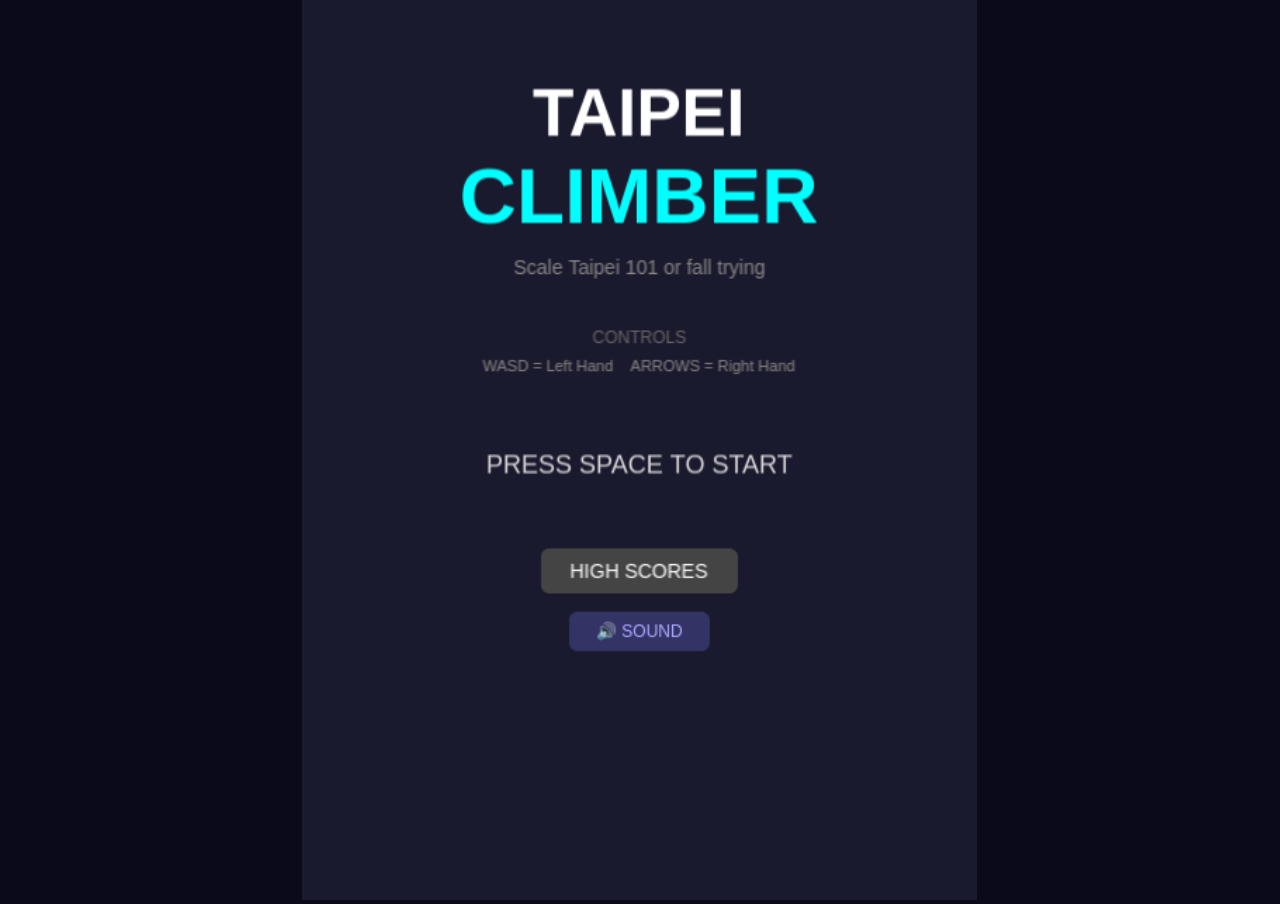
<file: games/taipei-climber.html>
<!DOCTYPE html>
<html lang="en">
<head>
  <meta charset="UTF-8">
  <meta name="viewport" content="width=device-width, initial-scale=1.0, maximum-scale=1.0, user-scalable=no, viewport-fit=cover">
  <meta name="mobile-web-app-capable" content="yes">
  <meta name="apple-mobile-web-app-capable" content="yes">
  <meta name="apple-mobile-web-app-status-bar-style" content="black-translucent">
  <meta name="description" content="Scale Taipei 101 in this arcade climbing game inspired by Crazy Climber 2. Use dual-hand controls to climb while avoiding falling objects.">
  <meta name="theme-color" content="#0a0a1a">

  <!-- Open Graph / Social -->
  <meta property="og:title" content="Taipei Climber">
  <meta property="og:description" content="Scale Taipei 101 in this arcade climbing game inspired by Crazy Climber 2">
  <meta property="og:type" content="website">

  <!-- Favicon (inline SVG) -->
  <link rel="icon" type="image/svg+xml" href="data:image/svg+xml,<svg xmlns='http://www.w3.org/2000/svg' viewBox='0 0 32 32'><rect fill='%231a1a2e' width='32' height='32'/><rect fill='%2300ffff' x='8' y='4' width='16' height='24' rx='2'/><rect fill='%23ffffff' x='12' y='8' width='3' height='3'/><rect fill='%23ffffff' x='17' y='8' width='3' height='3'/><rect fill='%23ffffff' x='12' y='14' width='3' height='3'/><rect fill='%23ffffff' x='17' y='14' width='3' height='3'/><rect fill='%23ff4444' x='13' y='20' width='6' height='6'/></svg>">

  <title>Taipei Climber</title>
  <style>
    * {
      margin: 0;
      padding: 0;
      box-sizing: border-box;
    }
    html, body {
      overflow: hidden;
      touch-action: none;
      -webkit-touch-callout: none;
      -webkit-user-select: none;
      user-select: none;
    }
    body {
      background-color: #0a0a1a;
      width: 100%;
      height: 100vh;
      height: 100dvh;
    }
    #game-container {
      width: 100%;
      height: 100%;
    }
    /* Prevent pull-to-refresh */
    body {
      overscroll-behavior: none;
    }
  </style>
  <script type="module" crossorigin src="./assets/taipei-climber.js"></script>
  <link rel="modulepreload" crossorigin href="./assets/phaser.js">
</head>
<body>
  <div id="game-container"></div>
</body>
</html>
</file>
<file: styles.css>
html {
    height: 100%;
}

/* ─── Version Themes ─── */

body {
    /* v1.1 defaults (white phosphor — NeXT era) */
    --bg: #0f0e0d;
    --text: #b0ada6;
    --text-bright: #e8e4dc;
    --prompt-color: #c8c4bc;
    --link: #d0ccc4;
    --dim: #5a5750;
    --dim-bright: #6b6860;
    --phantom: #3d3a35;
    --warn: #e8e4dc;
    --error: #e8e4dc;

    font-family: 'Courier New', Courier, monospace;
    background: var(--bg);
    color: var(--text);
    padding: 20px;
    margin: 0;
    font-size: 14px;
    line-height: 1.5;
    min-height: 100%;
    -webkit-text-size-adjust: 100%;
    overflow-x: hidden;
}

body.v1-0 {
    /* Amber phosphor — monochrome CRT */
    --bg: #0d0b08;
    --text: #c49a1a;
    --text-bright: #ffb000;
    --prompt-color: #d4a017;
    --link: #e6a817;
    --dim: #6b4c00;
    --dim-bright: #7a5c00;
    --phantom: #4a3500;
    --warn: #ffb000;
    --error: #ffb000;
}

body.v2-0 {
    /* Modern terminal — cool tones */
    --bg: #0a0e14;
    --text: #abb2bf;
    --text-bright: #d4dce4;
    --prompt-color: #56b6c2;
    --link: #61afef;
    --dim: #4b5263;
    --dim-bright: #5c6370;
    --phantom: #3e4451;
    --warn: #e5c07b;
    --error: #e06c75;
}

@supports (-webkit-touch-callout: none) {
    /* iOS: 16px prevents Safari auto-zoom on input focus */
    #input {
        font-size: 16px;
    }
}

.terminal {
    max-width: 800px;
    word-wrap: break-word;
    overflow-wrap: break-word;
}

.prompt {
    color: var(--prompt-color);
}

.command {
    color: var(--text-bright);
}

.output {
    color: var(--text);
    margin: 10px 0 20px 0;
}

a {
    color: var(--link);
    text-decoration: none;
}

a:hover {
    color: var(--text-bright);
    text-decoration: underline;
}

.disabled {
    color: var(--dim);
}

.cursor {
    display: inline-block;
    width: 10px;
    height: 16px;
    background: var(--prompt-color);
    animation: blink 1s step-end infinite;
    vertical-align: middle;
}

@keyframes blink {
    50% { opacity: 0; }
}

.dir {
    color: var(--link);
}

.file {
    color: var(--text);
}

.input-line {
    display: flex;
    align-items: center;
    margin-top: 20px;
}

#input {
    flex: 1;
    background: transparent;
    border: none;
    color: var(--text-bright);
    font-family: 'Courier New', Courier, monospace;
    font-size: 14px;
    outline: none;
    margin-left: 8px;
    caret-color: var(--prompt-color);
    min-width: 0;
    resize: none;
    overflow: hidden;
    line-height: 1.5;
    padding: 0;
    field-sizing: content;
}

.clickable {
    cursor: pointer;
}

.clickable:hover {
    text-decoration: underline;
}

.hidden-file {
    color: var(--dim-bright);
}

.tab-hint {
    color: var(--dim);
    margin: 4px 0;
}

.motd {
    color: var(--text);
    line-height: 1.5;
}

.ascii-art {
    color: var(--prompt-color);
    font-family: 'Courier New', Courier, monospace;
    font-size: 12px;
    line-height: 1.15;
    margin: 0;
    overflow-x: auto;
    text-shadow:
        1px 1px 0 var(--dim-bright),
        2px 2px 0 var(--dim),
        3px 3px 0 var(--dim);
}

.art-sub {
    color: var(--dim-bright);
    text-shadow: none;
}

.system-info {
    color: var(--dim);
    font-family: 'Courier New', Courier, monospace;
    font-size: 12px;
    line-height: 1.5;
    margin: 0;
    overflow-x: auto;
}

/* ─── v2.0 Header ─── */

.v2-header {
    font-family: 'Courier New', Courier, monospace;
    font-size: 14px;
    line-height: 1.2;
    margin: 0;
    overflow-x: auto;
}

.v2-logo {
    color: var(--prompt-color);
    text-shadow: 1px 1px 0 var(--dim), 2px 2px 0 var(--dim);
}

.v2-title {
    color: var(--text-bright);
}

.v2-rule {
    color: var(--dim);
}

.v2-label {
    color: var(--prompt-color);
}

#boot-screen {
    max-width: 800px;
    color: var(--text);
    line-height: 1.8;
    transition: opacity 0.4s ease;
}

/* ─── Glitch Effects ─── */

.screen-flicker {
    animation: screenFlicker 0.3s ease-in-out;
}

@keyframes screenFlicker {
    0%, 100% { opacity: 1; }
    10% { opacity: 0.3; }
    20% { opacity: 0.8; }
    30% { opacity: 0.2; }
    40% { opacity: 0.9; }
    50% { opacity: 0.1; }
    60% { opacity: 0.7; }
    70% { opacity: 0.4; }
    80% { opacity: 0.9; }
    90% { opacity: 0.3; }
}

.heavy-flicker {
    animation: heavyFlicker 0.5s ease-in-out;
}

@keyframes heavyFlicker {
    0%, 100% { opacity: 1; filter: none; }
    10% { opacity: 0.2; filter: hue-rotate(90deg); }
    20% { opacity: 0.8; filter: hue-rotate(180deg); }
    30% { opacity: 0.1; filter: hue-rotate(270deg); }
    40% { opacity: 0.9; filter: none; }
    50% { opacity: 0.15; filter: hue-rotate(120deg); }
    60% { opacity: 0.7; filter: hue-rotate(240deg); }
    70% { opacity: 0.3; filter: none; }
    80% { opacity: 0.85; filter: hue-rotate(60deg); }
    90% { opacity: 0.2; filter: hue-rotate(300deg); }
}

.scanlines {
    position: fixed;
    top: 0;
    left: 0;
    width: 100%;
    height: 100%;
    pointer-events: none;
    z-index: 9999;
    background: repeating-linear-gradient(
        0deg,
        transparent,
        transparent 2px,
        rgba(200, 196, 188, 0.03) 2px,
        rgba(200, 196, 188, 0.03) 4px
    );
    animation: scanScroll 8s linear infinite;
}

body.v1-0 .scanlines {
    background: repeating-linear-gradient(
        0deg,
        transparent,
        transparent 2px,
        rgba(255, 176, 0, 0.03) 2px,
        rgba(255, 176, 0, 0.03) 4px
    );
}

@keyframes scanScroll {
    0% { background-position: 0 0; }
    100% { background-position: 0 100vh; }
}

.crt-band {
    position: fixed;
    top: -10%;
    left: 0;
    width: 100%;
    height: 8px;
    background: rgba(255, 255, 255, 0.08);
    box-shadow: 0 0 20px 10px rgba(255, 255, 255, 0.05);
    z-index: 9998;
    pointer-events: none;
    animation: crtSweep 3s linear forwards;
}

@keyframes crtSweep {
    0% { top: -10%; }
    100% { top: 110%; }
}

.phantom-line {
    color: var(--phantom);
    font-style: italic;
    opacity: 0;
    transition: opacity 1.5s ease;
    margin: 4px 0;
}

.phantom-line.visible {
    opacity: 1;
}

.ambient-system-line {
    color: var(--dim);
    opacity: 0;
    transition: opacity 0.4s ease;
    margin: 4px 0;
}

.ambient-system-line.visible {
    opacity: 1;
}

.timestamp-anomaly {
    background: #f55;
    color: #000;
}
</file>
